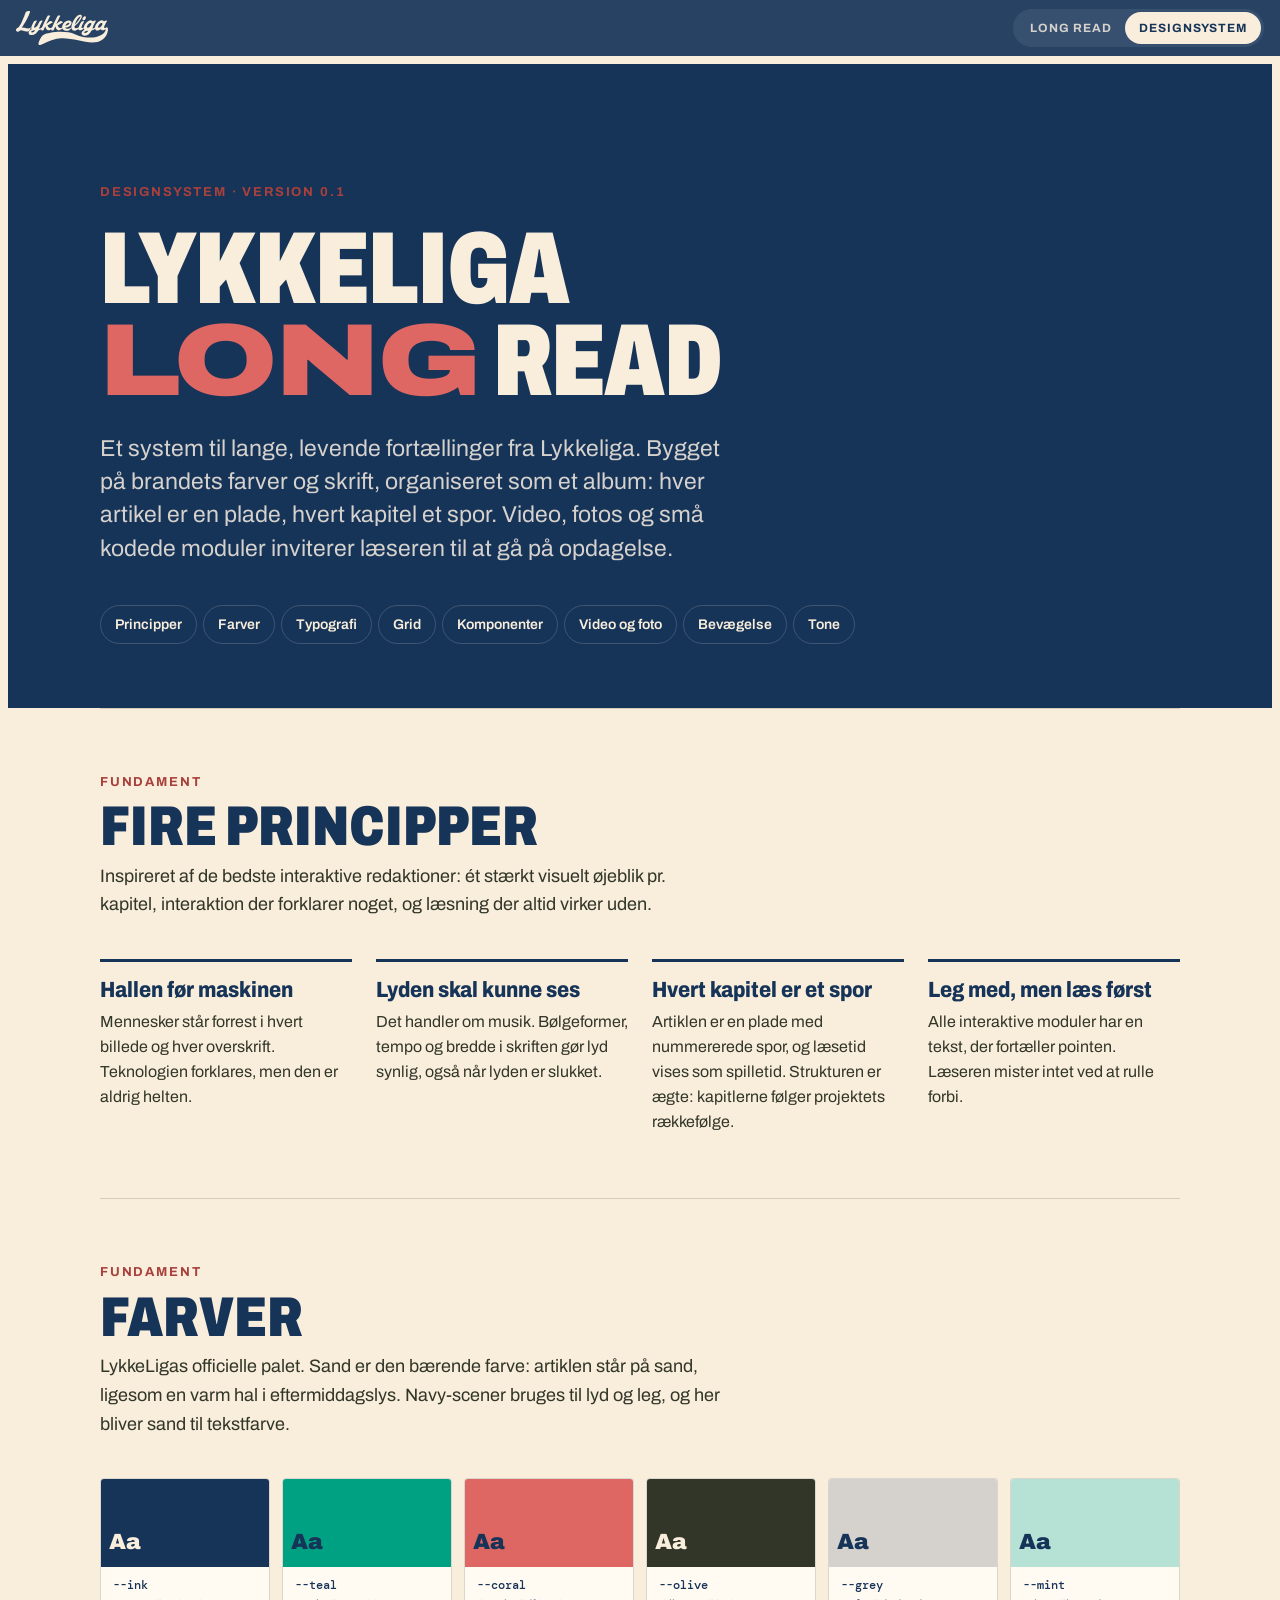
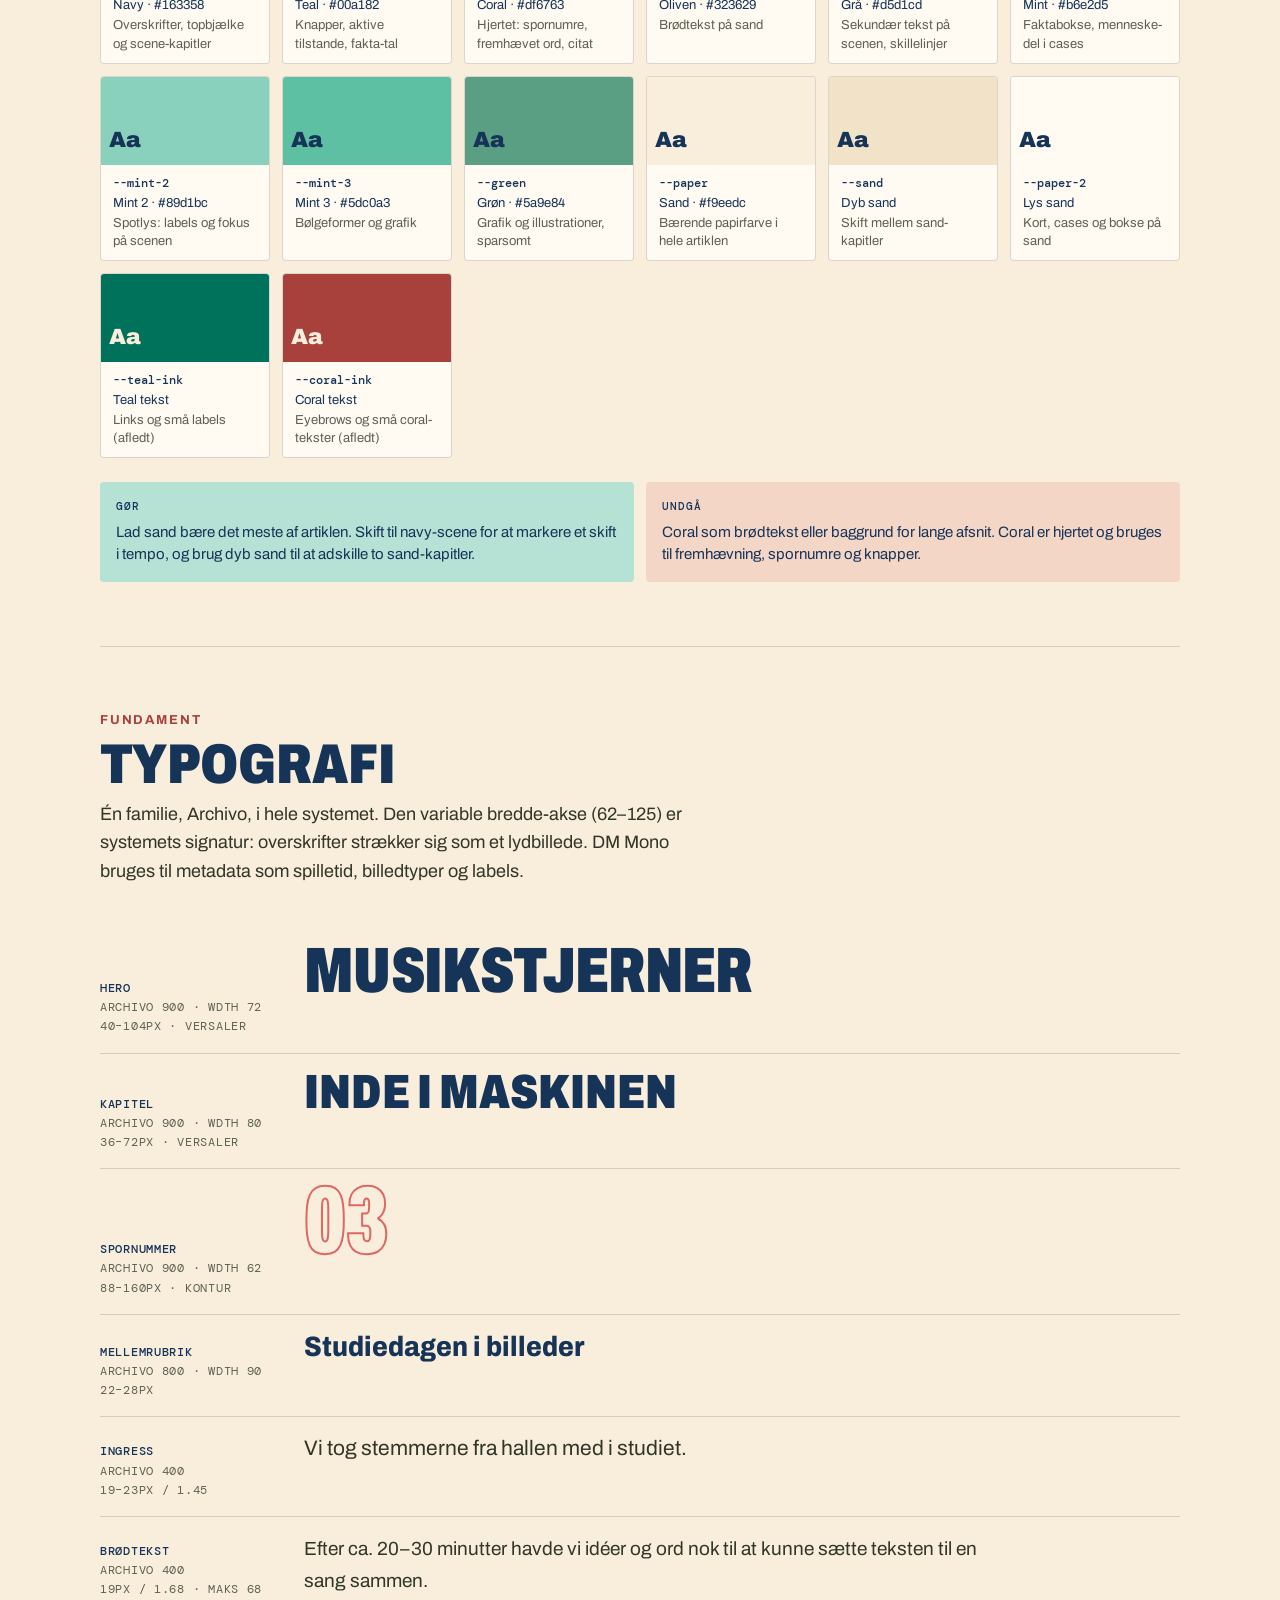
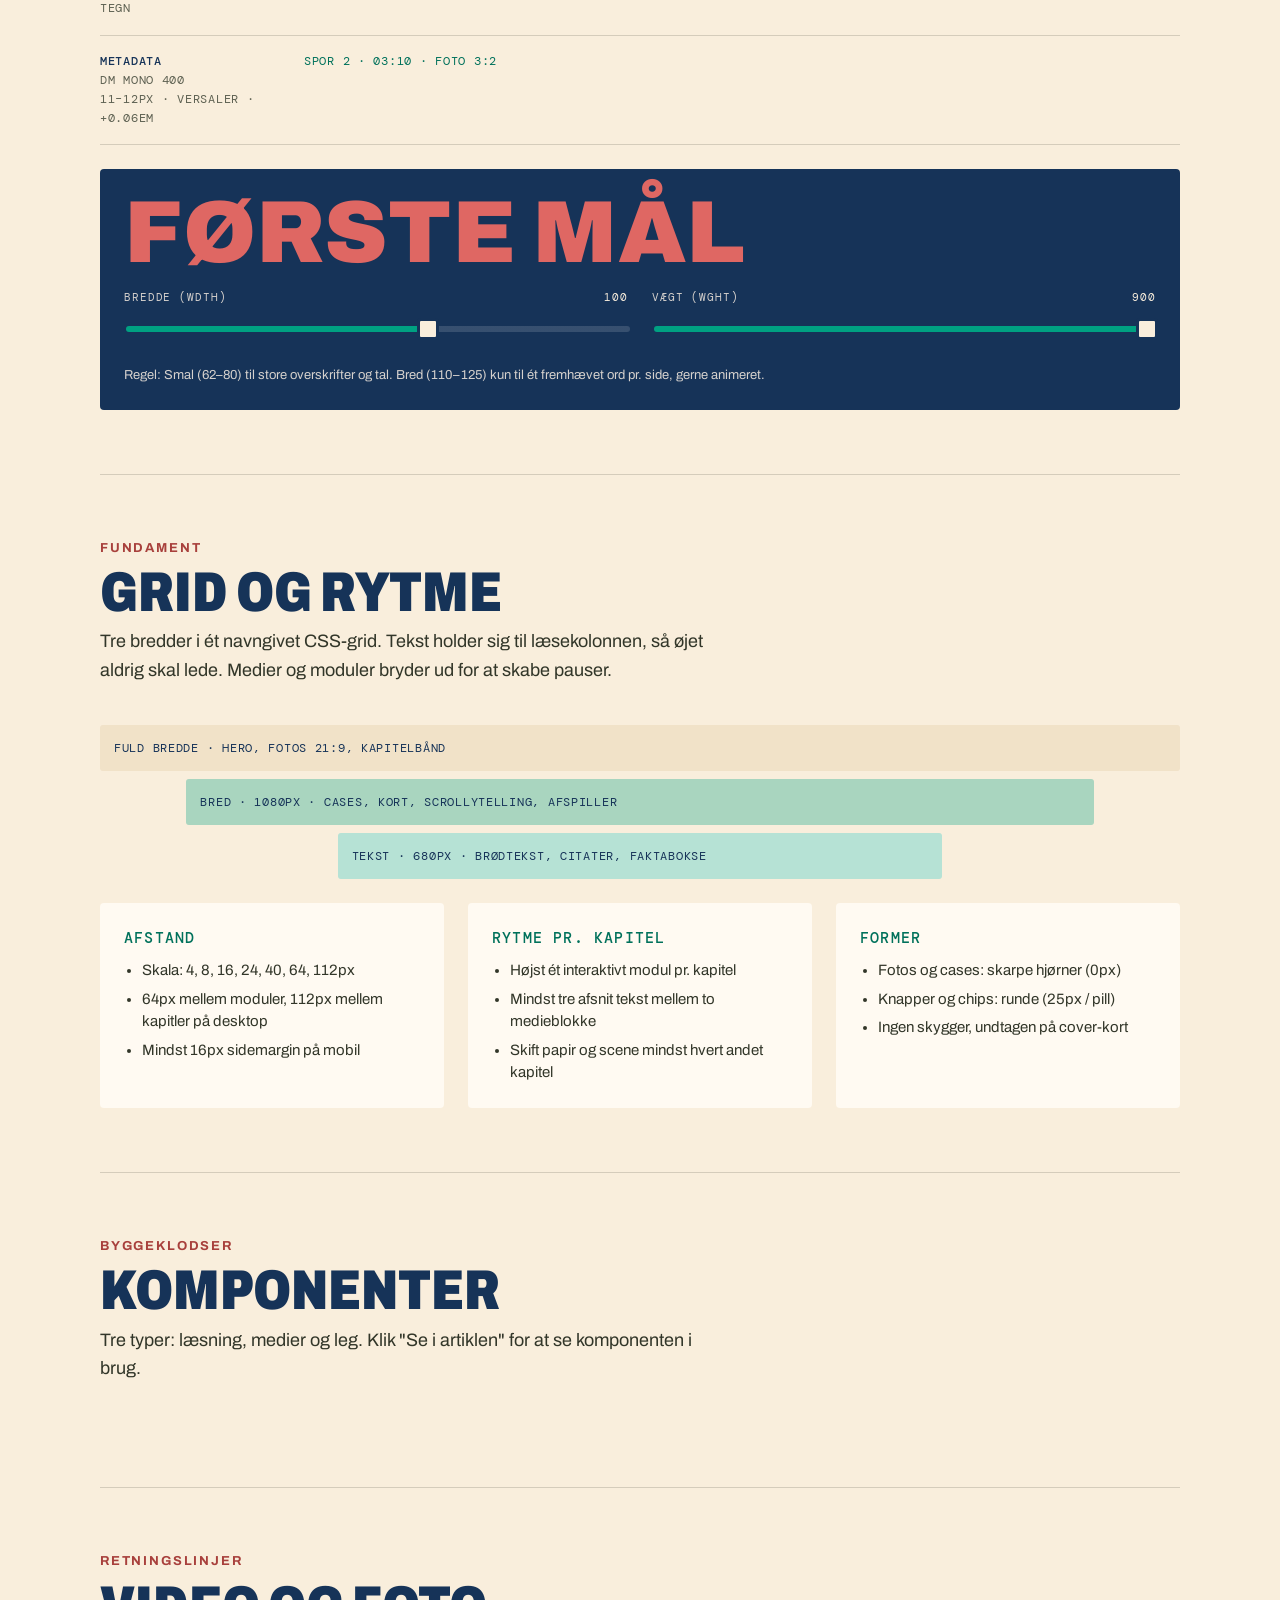
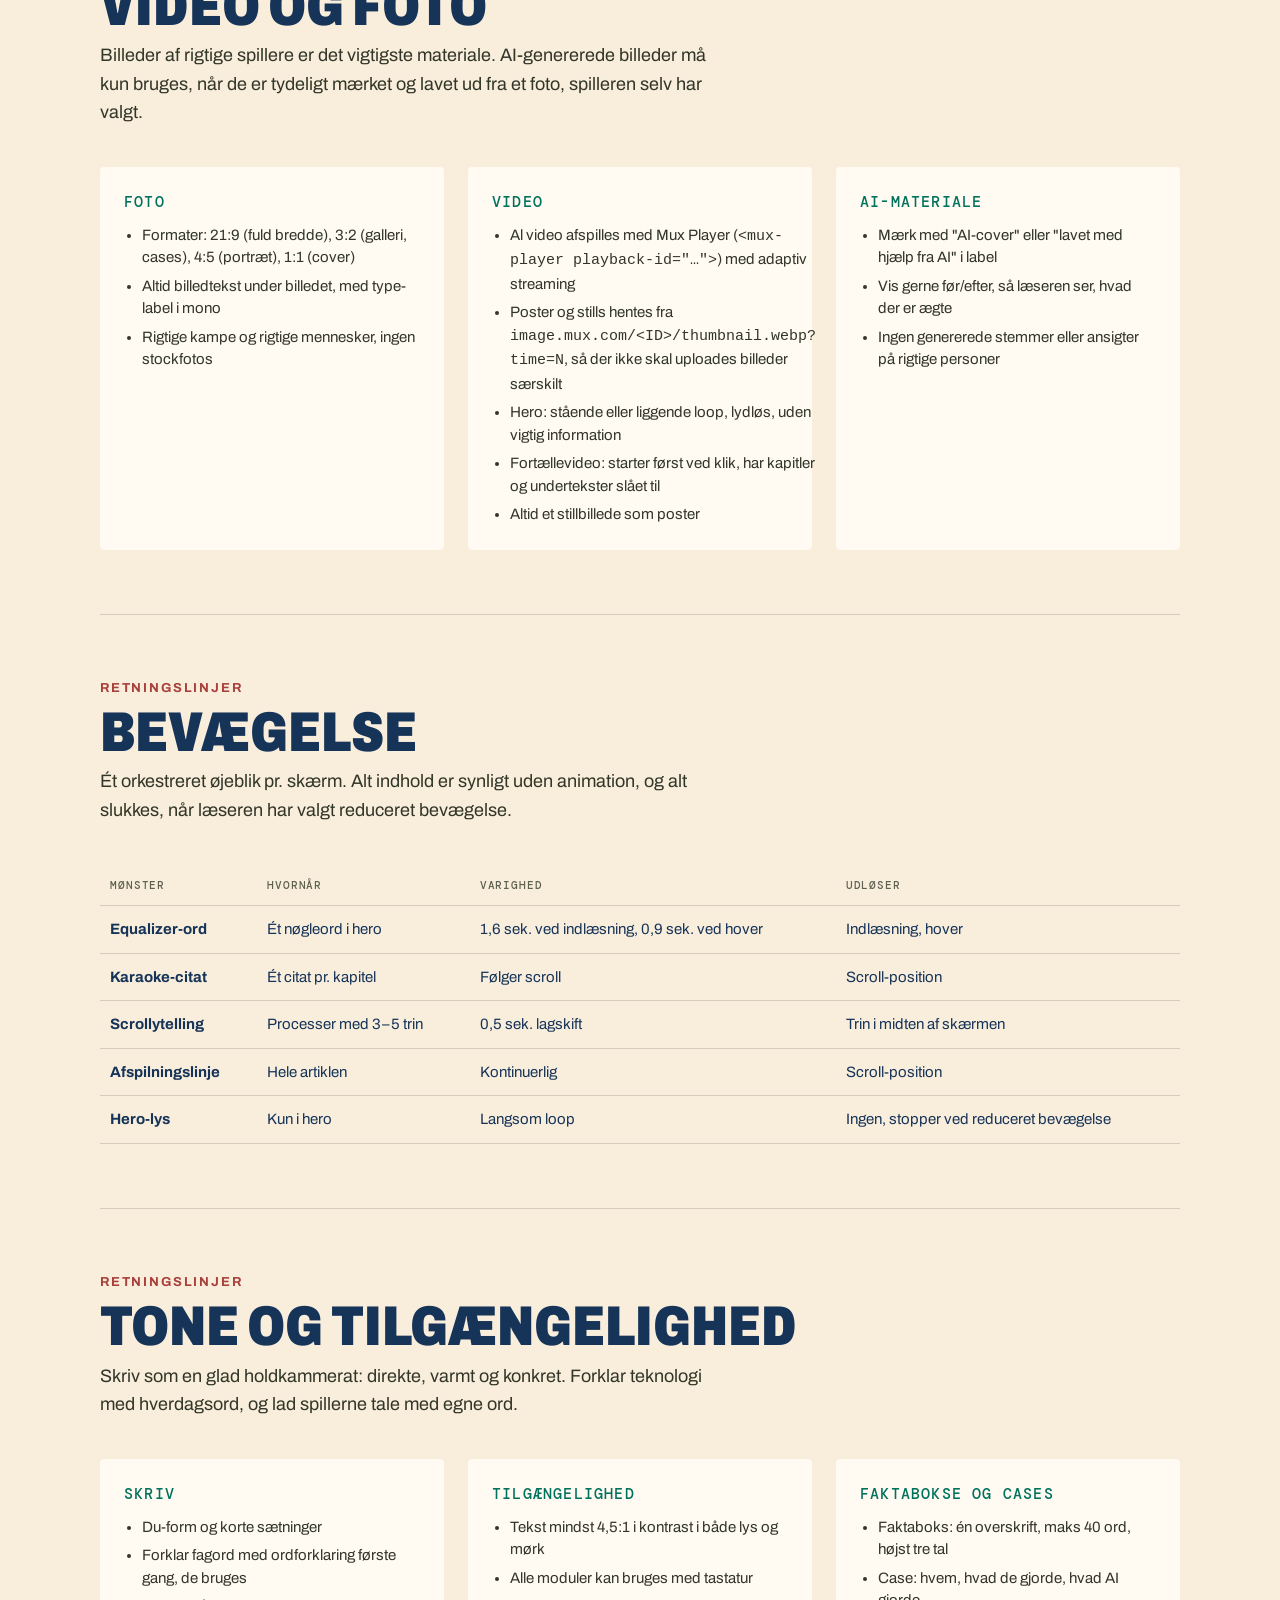
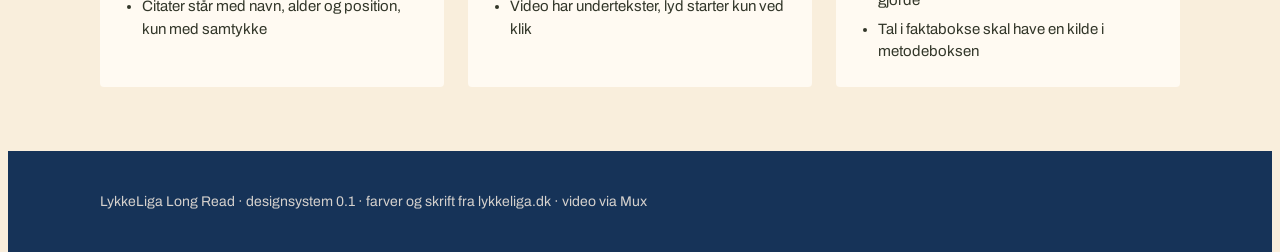
<file: designsystem/index.html>
<!doctype html>
<html lang="da">
<head>
<meta charset="utf-8">
<meta name="viewport" content="width=device-width,initial-scale=1,viewport-fit=cover">
<title>Designsystem · LykkeLiga Long Read</title>
<meta name="description" content="Designsystemet bag LykkeLigas long reads: farver, typografi, grid og komponenter.">
<meta name="robots" content="noindex,nofollow">
<meta name="theme-color" content="#163358">
<link rel="icon" href="/assets/favicon.svg" type="image/svg+xml">
<link rel="preconnect" href="https://fonts.googleapis.com">
<link rel="preconnect" href="https://fonts.gstatic.com" crossorigin>
<link rel="stylesheet" href="https://fonts.googleapis.com/css2?family=Archivo:ital,wdth,wght@0,62..125,100..900;1,62..125,100..900&amp;family=DM+Mono:wght@400;500&amp;display=swap">
<link rel="stylesheet" href="/assets/lykke.css?v=202611161001">
<script src="/assets/lykke.js?v=202611161001" defer></script>
<script src="/assets/designsystem.js?v=202611161001" defer></script>
</head>
<body class="view-system">
<header class="bar" id="bar">
  <a class="logo" href="/" aria-label="Lykkeliga Content – forsiden"><svg viewBox="0 0 202.317 74.927" fill="currentColor" role="img" aria-label="Lykkeliga"><g transform="translate(101.159 37.464)"><g transform="translate(-101.159 -37.464)"><g><path d="M30.733,41.252a9.352,9.352,0,0,0,1.1-2.237,5.239,5.239,0,0,0,.324-1.751q-.034-.647-.486-.713t-1.361.842a3.733,3.733,0,0,1-2.723.843,30,30,0,0,1-4.312-.357q-2.432-.356-5.187-.842a43.293,43.293,0,0,0-5.349-.616q2.268-3.307,4.992-7.716T23.018,19.6q2.561-4.7,4.668-9.24a58.466,58.466,0,0,0,3.145-8.1,1.426,1.426,0,0,0-.26-1.459A2.6,2.6,0,0,0,29.047.08a8.036,8.036,0,0,0-2.269,0,9.877,9.877,0,0,0-2.464.649,8.654,8.654,0,0,0-2.172,1.265,3.792,3.792,0,0,0-1.3,1.75q-1.167,3.438-2.561,7.035T15.4,17.846q-1.492,3.47-3.047,6.646T9.337,30.23a43.406,43.406,0,0,1-2.756,4.312,10.258,10.258,0,0,1-2.269,2.4A7.136,7.136,0,0,0,1.491,38.5,4.787,4.787,0,0,0,.162,40.571a3.6,3.6,0,0,0,0,2.14,3.913,3.913,0,0,0,1.1,1.75,4.181,4.181,0,0,0,2.01.973A5.082,5.082,0,0,0,6,45.175a4.888,4.888,0,0,0,1.653-1,11.847,11.847,0,0,0,1.394-1.524,10.015,10.015,0,0,1,4.376.065q2.3.519,4.539,1.167t4.344,1.1a7.729,7.729,0,0,0,3.858-.065,8.144,8.144,0,0,0,2.659-1.524A10.3,10.3,0,0,0,30.733,41.252Z" transform="translate(0 0)" ></path><path d="M156.391,48.412a15.589,15.589,0,0,1-4.377,2.172,14.234,14.234,0,0,1-4.117.681,7.086,7.086,0,0,1-3.274-.713,3.55,3.55,0,0,1-1.848-2.01,15.172,15.172,0,0,0,6.321-1.167,15.677,15.677,0,0,0,4.8-3.079,10.62,10.62,0,0,0,2.691-3.988,5.529,5.529,0,0,0,.13-3.89A4.607,4.607,0,0,0,154.8,34.18a7.091,7.091,0,0,0-3.08-.973,12.936,12.936,0,0,0-3.793.259,13.227,13.227,0,0,0-3.987,1.556,16.992,16.992,0,0,0-3.663,2.918,14.718,14.718,0,0,0-2.82,4.247,13.875,13.875,0,0,0-1.264,4.96,10.443,10.443,0,0,0,.026,1.3l-.058.032a9.406,9.406,0,0,1-2.982,1.037,9.614,9.614,0,0,1-2.2.195,2.8,2.8,0,0,1-1.653-1.1,21.169,21.169,0,0,1-1.524-2.075,26.129,26.129,0,0,1-1.491-2.918q2.658-1.491,5.446-3.144a52.169,52.169,0,0,1,5.252-2.756.722.722,0,0,0,.357-1.135,3.97,3.97,0,0,0-1.427-1.362,6.538,6.538,0,0,0-2.3-.843,3.421,3.421,0,0,0-2.334.357,15.534,15.534,0,0,0-1.686,1.1q-.972.714-2.042,1.524T125.4,39.075q-1.1.908-2.009,1.75,1.426-3.047,2.885-6.094t2.691-5.576q1.23-2.529,2.042-4.215t.941-2.01q.259-.519-.486-.811a5.476,5.476,0,0,0-1.815-.324,6.969,6.969,0,0,0-2.108.259,2.023,2.023,0,0,0-1.361.94q-.26.455-1.265,2.432t-2.431,4.863q-1.428,2.886-3.08,6.257t-3.144,6.646c-.855,1.877-1.617,3.627-2.3,5.264l-.038.02a9.408,9.408,0,0,1-2.982,1.037,9.611,9.611,0,0,1-2.2.195,2.8,2.8,0,0,1-1.653-1.1,21.1,21.1,0,0,1-1.524-2.075,25.983,25.983,0,0,1-1.491-2.918q2.657-1.491,5.446-3.144a52.122,52.122,0,0,1,5.252-2.756.722.722,0,0,0,.357-1.135,3.973,3.973,0,0,0-1.427-1.362,6.538,6.538,0,0,0-2.3-.843,3.421,3.421,0,0,0-2.334.357,15.534,15.534,0,0,0-1.686,1.1q-.973.714-2.042,1.524t-2.172,1.718q-1.1.908-2.01,1.75,1.425-3.047,2.885-6.094t2.691-5.576q1.232-2.529,2.042-4.215t.941-2.01q.258-.519-.487-.811a5.472,5.472,0,0,0-1.815-.324,6.971,6.971,0,0,0-2.107.259,2.021,2.021,0,0,0-1.361.94q-.26.455-1.265,2.432t-2.431,4.863q-1.427,2.886-3.08,6.257t-3.145,6.646c-.855,1.875-1.616,3.624-2.293,5.26l-.04.024a22.96,22.96,0,0,1-3.7,1.88,11.263,11.263,0,0,1-2.723.649q1.037-2.529,1.945-5.252a21.567,21.567,0,0,1,1.1-2.626q.713-1.459,1.524-3.015t1.718-3.08q.908-1.523,1.751-2.756c.216-.3.107-.551-.324-.745A4.139,4.139,0,0,0,91.3,33.24a9.39,9.39,0,0,0-2.139.259,3.347,3.347,0,0,0-1.621.778,9.4,9.4,0,0,0-1.07,1.459q-.681,1.07-1.491,2.5t-1.621,2.95q-.812,1.524-1.394,2.756a15.925,15.925,0,0,1-2.788,3.047,9.119,9.119,0,0,1-2.594,1.621,1.387,1.387,0,0,1-1.654-.259q-.551-.647-.032-2.594a15.69,15.69,0,0,1,.908-2.5q.647-1.459,1.491-3.048t1.75-3.144q.908-1.557,1.751-2.788c.259-.3.162-.551-.292-.745a4.379,4.379,0,0,0-1.718-.292,9.387,9.387,0,0,0-2.139.259,3.345,3.345,0,0,0-1.621.778A19.084,19.084,0,0,0,73.855,35.9q-.778,1.166-1.588,2.658T70.646,41.6a27.68,27.68,0,0,0-1.264,2.723,15.535,15.535,0,0,0-1.07,4.441,5.1,5.1,0,0,0,.746,3.4,11.636,11.636,0,0,0-4.993,3.63,7.271,7.271,0,0,0-1.621,4.279A4.546,4.546,0,0,0,64.1,63.616a6.983,6.983,0,0,0,4.765,1.459,14.223,14.223,0,0,0,8.85-2.918,17.355,17.355,0,0,0,3.209-3.21,26.774,26.774,0,0,0,2.594-4.117,10.361,10.361,0,0,0,2.95-.746,15.246,15.246,0,0,0,3.339-1.977c.258-.21.5-.419.724-.629-.312.85-.555,1.581-.725,2.186q-.129.519.681.811a6.077,6.077,0,0,0,1.88.324,7.327,7.327,0,0,0,2.075-.227,1.49,1.49,0,0,0,1.2-.908q.324-1.1,1.2-3.274t2.107-4.9a27.784,27.784,0,0,0,.908,2.658,19.281,19.281,0,0,0,1.394,2.853,13.807,13.807,0,0,0,1.783,2.4,3.773,3.773,0,0,0,2.139,1.232,6.007,6.007,0,0,0,3.08-.292,13.527,13.527,0,0,0,2.852-1.427,14.493,14.493,0,0,0,1.576-1.2q-.406,1.123-.637,1.946-.129.519.681.811a6.075,6.075,0,0,0,1.88.324,7.327,7.327,0,0,0,2.075-.227,1.49,1.49,0,0,0,1.2-.908q.324-1.1,1.2-3.274t2.107-4.9a27.779,27.779,0,0,0,.908,2.658,19.291,19.291,0,0,0,1.394,2.853,13.807,13.807,0,0,0,1.783,2.4,3.774,3.774,0,0,0,2.14,1.232,6,6,0,0,0,3.079-.292,13.534,13.534,0,0,0,2.853-1.427,13.832,13.832,0,0,0,2.334-1.912c.322-.332.6-.64.835-.927a7.53,7.53,0,0,0,.428,1.154,6.931,6.931,0,0,0,2.626,2.918,10.379,10.379,0,0,0,4.312,1.459,11.408,11.408,0,0,0,4.636-.292,17.087,17.087,0,0,0,3.955-1.653,14.68,14.68,0,0,0,3.015-2.269,17.89,17.89,0,0,0,1.24-1.363,8.788,8.788,0,0,1-.224-1.686C156.463,48.367,156.429,48.387,156.391,48.412Zm-11.347-7a12.522,12.522,0,0,1,2.561-2.2,7.99,7.99,0,0,1,2.5-1.1,1.755,1.755,0,0,1,1.686.259,1.259,1.259,0,0,1,.064,1.589,6.182,6.182,0,0,1-1.783,1.977,13.308,13.308,0,0,1-3.08,1.718,11.06,11.06,0,0,1-3.89.811A10.768,10.768,0,0,1,145.044,41.409ZM73.4,58.234a4.949,4.949,0,0,1-3.631.94q-1.362-.194-1.556-.875a1.523,1.523,0,0,1,.551-1.459A7.486,7.486,0,0,1,71.1,55.349a11.665,11.665,0,0,1,3.729-.908,14.814,14.814,0,0,1,1.945,0A13.922,13.922,0,0,1,73.4,58.234Z" transform="translate(-34.727 -12.12)" ></path></g><g transform="translate(49.262 8.159)"><path d="M331.4,34.83a4.241,4.241,0,0,0,2.2-.616,6.467,6.467,0,0,0,1.783-1.556,7.7,7.7,0,0,0,1.167-2.042,4.826,4.826,0,0,0,.356-2.043,2.635,2.635,0,0,0-.584-1.556,2.091,2.091,0,0,0-1.686-.616,4.124,4.124,0,0,0-3.047,1.329,8.3,8.3,0,0,0-1.88,2.885,4.84,4.84,0,0,0-.259,2.885A1.74,1.74,0,0,0,331.4,34.83Z" transform="translate(-232.415 -22.841)" ></path><path d="M260.333,46.579l0,.008q-2.906,1.74-4.1.868t-.227-3.6a25.02,25.02,0,0,1,1.07-2.626q.681-1.459,1.524-3.015t1.718-3.08q.876-1.523,1.718-2.756c.26-.3.162-.551-.292-.745a4.376,4.376,0,0,0-1.718-.292,9.381,9.381,0,0,0-2.139.259,3.349,3.349,0,0,0-1.621.778,5.1,5.1,0,0,0-.842,1.1l-.584-.908a4.712,4.712,0,0,0-2.69-1.589,8.026,8.026,0,0,0-3.566.1,13.965,13.965,0,0,0-3.955,1.686,19.475,19.475,0,0,0-3.923,3.177,20.981,20.981,0,0,0-3.145,4.15,17.835,17.835,0,0,0-1.815,4.279,11.939,11.939,0,0,0-.372,2.174c-.018.012-.032.018-.05.03q-1.881,1.166-3.274,1.848a15.147,15.147,0,0,1-2.562,1q.518-1.361,1.038-2.755t1.037-2.82a25.021,25.021,0,0,1,1.07-2.626q.681-1.459,1.491-3.015t1.685-3.08q.876-1.523,1.718-2.756c.259-.3.162-.551-.292-.745a4.378,4.378,0,0,0-1.718-.292,9.386,9.386,0,0,0-2.139.259,3.349,3.349,0,0,0-1.621.778,4.6,4.6,0,0,1-.356.454,6.112,6.112,0,0,0-.487.648,2.419,2.419,0,0,0-.292-.454,2.315,2.315,0,0,1-.292-.454,4.7,4.7,0,0,0-2.659-1.589,7.889,7.889,0,0,0-3.534.1,13.97,13.97,0,0,0-3.955,1.686,19.5,19.5,0,0,0-3.923,3.177,21,21,0,0,0-3.145,4.15,17.852,17.852,0,0,0-1.815,4.279,12.1,12.1,0,0,0-.365,2.029c-.1.049-.2.107-.315.175q-2.918,1.75-4.117.875t-.227-3.6q.907-2.334,2.172-4.96a38.872,38.872,0,0,1,2.95-5.089q.389-.518-.292-.778a4.892,4.892,0,0,0-1.718-.259,10.622,10.622,0,0,0-2.139.227,3.157,3.157,0,0,0-1.621.746,9.46,9.46,0,0,0-1.135,1.523q-.681,1.071-1.394,2.432t-1.394,2.82q-.681,1.459-1.135,2.626a29.786,29.786,0,0,0-1.2,3.372l0,.016c-.032.018-.06.03-.093.049a15.33,15.33,0,0,1-3.177,1.3,7.117,7.117,0,0,1-2.95.259A3.5,3.5,0,0,1,190.969,47a4.332,4.332,0,0,1-.842-2.95q2.529-2.14,5.058-4.668t4.733-5.122a49.8,49.8,0,0,0,3.825-5.09,21.051,21.051,0,0,0,2.334-4.6,6.309,6.309,0,0,0,.292-3.663A3.426,3.426,0,0,0,204,18.634a5.691,5.691,0,0,0-4.571.584,19.174,19.174,0,0,0-4.96,3.891,41.175,41.175,0,0,0-4.7,6.062,47.955,47.955,0,0,0-3.793,7.1,34.524,34.524,0,0,0-2.2,6.937,13.888,13.888,0,0,0-.281,3.24,8.779,8.779,0,0,0,.224,1.686c.054.223.114.44.186.649a6.811,6.811,0,0,0,6.549,4.863,9.079,9.079,0,0,0,4.9-1.394,15.731,15.731,0,0,0,3.566-2.918l.059-.07c0,.109,0,.222.006.329a3.591,3.591,0,0,0,.907,2.269,3.531,3.531,0,0,0,2.691.875,8.167,8.167,0,0,0,4.376-1.264,16.616,16.616,0,0,0,3.307-2.594c.258-.271.479-.526.67-.77.005.062,0,.125.01.186a5.553,5.553,0,0,0,1.232,3.08.387.387,0,0,0,.259.259,11.128,11.128,0,0,0-4.993,3.631,6.521,6.521,0,0,0-1.393,4.279,5.059,5.059,0,0,0,1.945,3.567,7.731,7.731,0,0,0,5.09,1.491,13.734,13.734,0,0,0,4.83-.94,14.7,14.7,0,0,0,3.955-2.366,18.913,18.913,0,0,0,3.242-3.534,32.635,32.635,0,0,0,2.626-4.377,13.6,13.6,0,0,0,3.08-1.1,19.473,19.473,0,0,0,3.274-2.075,9.94,9.94,0,0,0,1.389-1.352,5.6,5.6,0,0,0,1.075,2.519,4.462,4.462,0,0,0,2.269,1.491,7.524,7.524,0,0,0,2.983.195,11.079,11.079,0,0,0,3.4-1.038,18.96,18.96,0,0,0,3.534-2.2,3.338,3.338,0,0,0,.94,2.107,3.6,3.6,0,0,0,2.626.811,7.669,7.669,0,0,0,3.015-.616,13.29,13.29,0,0,0,2.626-1.459q.576-.415,1.072-.855c-.1,14.468-30.828,27.43-66.691,11.963-25.455-10.978-61.939-3.262-68.419.07-3.668,1.886-5.216,3.218-7.139,6.436-2.332,3.9-5.788,10.485-5.788,14.1,0,4.438,5.376,2.392,6.849,1.694C123.585,81.341,142.66,71.6,156.607,70.5c31.437-2.483,58.869,12.725,84.308,7.743C265.238,73.478,267.8,42.406,260.333,46.579ZM192.266,36.4a51.489,51.489,0,0,1,3.5-6.711,35.479,35.479,0,0,1,3.275-4.474,12.391,12.391,0,0,1,2.658-2.4q1.135-.68,1.589-.422.583.325-.356,2.237a33.51,33.51,0,0,1-2.853,4.571q-1.914,2.659-4.377,5.608t-4.863,5.349A29.631,29.631,0,0,1,192.266,36.4Zm24.9,21.3a5.528,5.528,0,0,1-4.085.94q-1.167-.194-1.362-.875a1.585,1.585,0,0,1,.454-1.459,5.988,5.988,0,0,1,2.172-1.459,12.941,12.941,0,0,1,3.793-.94q.647-.065,1.264-.1c.411-.023.832-.033,1.265-.033A13.515,13.515,0,0,1,217.162,57.7Zm9.888-18.024a31.272,31.272,0,0,1-2.366,4.053,8.524,8.524,0,0,1-1.815,1.977,6.84,6.84,0,0,1-1.913,1.07,4.1,4.1,0,0,1-1.686.259,1.6,1.6,0,0,1-1.134-.518,3.328,3.328,0,0,1-.195-2.885,12.259,12.259,0,0,1,4.409-5.965,8.935,8.935,0,0,1,2.042-1.07,3.721,3.721,0,0,1,1.686-.227,1.727,1.727,0,0,1,1.135.551Q227.925,37.827,227.05,39.674Zm24.476,0a28.389,28.389,0,0,1-2.334,4.053,8.16,8.16,0,0,1-1.848,1.977,7.489,7.489,0,0,1-1.912,1.07,3.912,3.912,0,0,1-1.653.259,1.6,1.6,0,0,1-1.135-.518,3.329,3.329,0,0,1-.195-2.885,10.675,10.675,0,0,1,2.27-3.987,11.1,11.1,0,0,1,2.107-1.978,8.159,8.159,0,0,1,2.042-1.07,3.793,3.793,0,0,1,1.686-.227,1.693,1.693,0,0,1,1.1.551Q252.369,37.827,251.526,39.674Z" transform="translate(-110.981 -18.382)" ></path></g></g></g></svg></a>
  <nav class="switch" aria-label="Visning">
    <a href="/longreads/musikstjerner/">Long read</a>
    <a aria-current="page" href="/designsystem/">Designsystem</a>
  </nav>
</header>

<main id="view-system">
<section class="ds-cover flow">
  <div class="wide">
    <span class="eyebrow">Designsystem · version 0.1</span>
    <h1 class="h-hero" style="margin-top:20px">LykkeLiga <em>Long</em> Read</h1>
    <p class="lede" style="margin-top:24px">Et system til lange, levende fortællinger fra Lykkeliga. Bygget på brandets farver og skrift, organiseret som et album: hver artikel er en plade, hvert kapitel et spor. Video, fotos og små kodede moduler inviterer læseren til at gå på opdagelse.</p>
    <nav class="ds-nav" aria-label="Sektioner">
      <a href="#ds-principper">Principper</a><a href="#ds-farver">Farver</a><a href="#ds-typografi">Typografi</a><a href="#ds-grid">Grid</a><a href="#ds-komponenter">Komponenter</a><a href="#ds-medier">Video og foto</a><a href="#ds-bevaegelse">Bevægelse</a><a href="#ds-tone">Tone</a>
    </nav>
  </div>
</section>

<div class="flow">
<section class="ds-sec wide" id="ds-principper">
  <header><span class="eyebrow">Fundament</span><h2>Fire principper</h2><p>Inspireret af de bedste interaktive redaktioner: ét stærkt visuelt øjeblik pr. kapitel, interaktion der forklarer noget, og læsning der altid virker uden.</p></header>
  <div class="principles">
    <div class="principle"><h3>Hallen før maskinen</h3><p>Mennesker står forrest i hvert billede og hver overskrift. Teknologien forklares, men den er aldrig helten.</p></div>
    <div class="principle"><h3>Lyden skal kunne ses</h3><p>Det handler om musik. Bølgeformer, tempo og bredde i skriften gør lyd synlig, også når lyden er slukket.</p></div>
    <div class="principle"><h3>Hvert kapitel er et spor</h3><p>Artiklen er en plade med nummererede spor, og læsetid vises som spilletid. Strukturen er ægte: kapitlerne følger projektets rækkefølge.</p></div>
    <div class="principle"><h3>Leg med, men læs først</h3><p>Alle interaktive moduler har en tekst, der fortæller pointen. Læseren mister intet ved at rulle forbi.</p></div>
  </div>
</section>

<section class="ds-sec wide" id="ds-farver">
  <header><span class="eyebrow">Fundament</span><h2>Farver</h2><p>LykkeLigas officielle palet. Sand er den bærende farve: artiklen står på sand, ligesom en varm hal i eftermiddagslys. Navy-scener bruges til lyd og leg, og her bliver sand til tekstfarve.</p></header>
  <div class="swatches" id="swatches"></div>
  <div class="dodont" style="margin-top:var(--s4)">
    <div class="do"><b>Gør</b>Lad sand bære det meste af artiklen. Skift til navy-scene for at markere et skift i tempo, og brug dyb sand til at adskille to sand-kapitler.</div>
    <div class="dont"><b>Undgå</b>Coral som brødtekst eller baggrund for lange afsnit. Coral er hjertet og bruges til fremhævning, spornumre og knapper.</div>
  </div>
</section>

<section class="ds-sec wide" id="ds-typografi">
  <header><span class="eyebrow">Fundament</span><h2>Typografi</h2><p>Én familie, Archivo, i hele systemet. Den variable bredde-akse (62–125) er systemets signatur: overskrifter strækker sig som et lydbillede. DM Mono bruges til metadata som spilletid, billedtyper og labels.</p></header>
  <div class="typespec">
    <div class="typerow"><span class="mono"><b>Hero</b>Archivo 900 · wdth 72<br>40–104px · versaler</span><span class="h-hero" style="font-size:clamp(36px,5vw,64px)">Musikstjerner</span></div>
    <div class="typerow"><span class="mono"><b>Kapitel</b>Archivo 900 · wdth 80<br>36–72px · versaler</span><span class="h-chapter" style="font-size:clamp(30px,4vw,48px)">Inde i maskinen</span></div>
    <div class="typerow"><span class="mono"><b>Spornummer</b>Archivo 900 · wdth 62<br>88–160px · kontur</span><span class="track-no" style="font-size:96px">03</span></div>
    <div class="typerow"><span class="mono"><b>Mellemrubrik</b>Archivo 800 · wdth 90<br>22–28px</span><span class="h-sub" style="margin:0">Studiedagen i billeder</span></div>
    <div class="typerow"><span class="mono"><b>Ingress</b>Archivo 400<br>19–23px / 1.45</span><span style="font-size:21px;line-height:1.45;color:var(--ink-2)">Vi tog stemmerne fra hallen med i studiet.</span></div>
    <div class="typerow"><span class="mono"><b>Brødtekst</b>Archivo 400<br>19px / 1.68 · maks 68 tegn</span><span class="prose"><p style="margin:0">Efter ca. 20–30 minutter havde vi idéer og ord nok til at kunne sætte teksten til en sang sammen.</p></span></div>
    <div class="typerow"><span class="mono"><b>Metadata</b>DM Mono 400<br>11–12px · versaler · +0.06em</span><span class="mono" style="color:var(--teal-ink)">Spor 2 · 03:10 · Foto 3:2</span></div>
  </div>
  <div class="wdth-lab">
    <div class="sample" id="wdthSample">Første mål</div>
    <div class="row">
      <div class="ctl"><label for="wdth">Bredde (wdth) <output id="wdthOut">100</output></label><input class="fader" type="range" id="wdth" min="62" max="125" value="100"></div>
      <div class="ctl"><label for="wght">Vægt (wght) <output id="wghtOut">900</output></label><input class="fader" type="range" id="wght" min="400" max="900" step="50" value="900"></div>
    </div>
    <p class="small">Regel: Smal (62–80) til store overskrifter og tal. Bred (110–125) kun til ét fremhævet ord pr. side, gerne animeret.</p>
  </div>
</section>

<section class="ds-sec wide" id="ds-grid">
  <header><span class="eyebrow">Fundament</span><h2>Grid og rytme</h2><p>Tre bredder i ét navngivet CSS-grid. Tekst holder sig til læsekolonnen, så øjet aldrig skal lede. Medier og moduler bryder ud for at skabe pauser.</p></header>
  <div class="grid-demo">
    <div class="g-full">Fuld bredde · hero, fotos 21:9, kapitelbånd</div>
    <div class="g-wide">Bred · 1080px · cases, kort, scrollytelling, afspiller</div>
    <div class="g-text">Tekst · 680px · brødtekst, citater, faktabokse</div>
  </div>
  <div class="rules" style="margin-top:var(--s4)">
    <div class="rule"><h3>Afstand</h3><ul><li>Skala: 4, 8, 16, 24, 40, 64, 112px</li><li>64px mellem moduler, 112px mellem kapitler på desktop</li><li>Mindst 16px sidemargin på mobil</li></ul></div>
    <div class="rule"><h3>Rytme pr. kapitel</h3><ul><li>Højst ét interaktivt modul pr. kapitel</li><li>Mindst tre afsnit tekst mellem to medieblokke</li><li>Skift papir og scene mindst hvert andet kapitel</li></ul></div>
    <div class="rule"><h3>Former</h3><ul><li>Fotos og cases: skarpe hjørner (0px)</li><li>Knapper og chips: runde (25px / pill)</li><li>Ingen skygger, undtagen på cover-kort</li></ul></div>
  </div>
</section>

<section class="ds-sec wide" id="ds-komponenter">
  <header><span class="eyebrow">Byggeklodser</span><h2>Komponenter</h2><p>Tre typer: læsning, medier og leg. Klik "Se i artiklen" for at se komponenten i brug.</p></header>
  <div class="comp-list" id="compList"></div>
</section>

<section class="ds-sec wide" id="ds-medier">
  <header><span class="eyebrow">Retningslinjer</span><h2>Video og foto</h2><p>Billeder af rigtige spillere er det vigtigste materiale. AI-genererede billeder må kun bruges, når de er tydeligt mærket og lavet ud fra et foto, spilleren selv har valgt.</p></header>
  <div class="rules">
    <div class="rule"><h3>Foto</h3><ul><li>Formater: 21:9 (fuld bredde), 3:2 (galleri, cases), 4:5 (portræt), 1:1 (cover)</li><li>Altid billedtekst under billedet, med type-label i mono</li><li>Rigtige kampe og rigtige mennesker, ingen stockfotos</li></ul></div>
    <div class="rule"><h3>Video</h3><ul><li>Al video afspilles med Mux Player (<code>&lt;mux-player playback-id="…"&gt;</code>) med adaptiv streaming</li><li>Poster og stills hentes fra <code>image.mux.com/&lt;ID&gt;/thumbnail.webp?time=N</code>, så der ikke skal uploades billeder særskilt</li><li>Hero: stående eller liggende loop, lydløs, uden vigtig information</li><li>Fortællevideo: starter først ved klik, har kapitler og undertekster slået til</li><li>Altid et stillbillede som poster</li></ul></div>
    <div class="rule"><h3>AI-materiale</h3><ul><li>Mærk med "AI-cover" eller "lavet med hjælp fra AI" i label</li><li>Vis gerne før/efter, så læseren ser, hvad der er ægte</li><li>Ingen genererede stemmer eller ansigter på rigtige personer</li></ul></div>
  </div>
</section>

<section class="ds-sec wide" id="ds-bevaegelse">
  <header><span class="eyebrow">Retningslinjer</span><h2>Bevægelse</h2><p>Ét orkestreret øjeblik pr. skærm. Alt indhold er synligt uden animation, og alt slukkes, når læseren har valgt reduceret bevægelse.</p></header>
  <div class="tablewrap">
    <table class="motion-table">
      <thead><tr><th>Mønster</th><th>Hvornår</th><th>Varighed</th><th>Udløser</th></tr></thead>
      <tbody>
        <tr><td>Equalizer-ord</td><td>Ét nøgleord i hero</td><td>1,6 sek. ved indlæsning, 0,9 sek. ved hover</td><td>Indlæsning, hover</td></tr>
        <tr><td>Karaoke-citat</td><td>Ét citat pr. kapitel</td><td>Følger scroll</td><td>Scroll-position</td></tr>
        <tr><td>Scrollytelling</td><td>Processer med 3–5 trin</td><td>0,5 sek. lagskift</td><td>Trin i midten af skærmen</td></tr>
        <tr><td>Afspilningslinje</td><td>Hele artiklen</td><td>Kontinuerlig</td><td>Scroll-position</td></tr>
        <tr><td>Hero-lys</td><td>Kun i hero</td><td>Langsom loop</td><td>Ingen, stopper ved reduceret bevægelse</td></tr>
      </tbody>
    </table>
  </div>
</section>

<section class="ds-sec wide" id="ds-tone">
  <header><span class="eyebrow">Retningslinjer</span><h2>Tone og tilgængelighed</h2><p>Skriv som en glad holdkammerat: direkte, varmt og konkret. Forklar teknologi med hverdagsord, og lad spillerne tale med egne ord.</p></header>
  <div class="rules">
    <div class="rule"><h3>Skriv</h3><ul><li>Du-form og korte sætninger</li><li>Forklar fagord med ordforklaring første gang, de bruges</li><li>Citater står med navn, alder og position, kun med samtykke</li></ul></div>
    <div class="rule"><h3>Tilgængelighed</h3><ul><li>Tekst mindst 4,5:1 i kontrast i både lys og mørk</li><li>Alle moduler kan bruges med tastatur</li><li>Video har undertekster, lyd starter kun ved klik</li></ul></div>
    <div class="rule"><h3>Faktabokse og cases</h3><ul><li>Faktaboks: én overskrift, maks 40 ord, højst tre tal</li><li>Case: hvem, hvad de gjorde, hvad AI gjorde</li><li>Tal i faktabokse skal have en kilde i metodeboksen</li></ul></div>
  </div>
</section>
</div>
<footer class="ds-foot flow"><p class="wide" style="margin:0">LykkeLiga Long Read · designsystem 0.1 · farver og skrift fra lykkeliga.dk · video via Mux</p></footer>
</main>
</body>
</html>
</file>
<file: assets/lykke.css>
/* Layout: et album i fire spor. Lyse "papir"-kapitler til læsning, mørke "scene"-kapitler til lyd og interaktion.
   Grid med tre bredder: tekst (680px), bred (1080px) og fuld bredde. */
:root{
  /* LykkeLigas officielle palet: #163358 navy · #00a182 teal · #df6763 coral · #323629 oliven · #d5d1cd grå
     #b6e2d5 / #89d1bc / #5dc0a3 mint · #5a9e84 grøn · #f9eedc sand. Sand er bærende papirfarve. */
  --paper:#f9eedc; --paper-2:#fffaf2; --sand:#f1e2c8; --grey:#d5d1cd;
  --ink:#163358; --ink-2:#323629; --muted:#5e6152; --line:rgba(50,54,41,.18);
  --teal:#00a182; --teal-ink:#00715b; --coral:#df6763; --coral-ink:#a8403c; --coral-light:#eb8b87;
  --mint:#b6e2d5; --mint-2:#89d1bc; --mint-3:#5dc0a3; --green:#5a9e84; --olive:#323629;
  --stage:#163358; --stage-2:#1e3f6b; --on-stage:#f9eedc; --on-stage-2:#d5d1cd; --spot:#89d1bc; --stage-line:rgba(249,238,220,.18);
  --chip-bg:rgba(22,51,88,.8);
  --f-display:"Archivo","Archivo Black","Arial Black",Helvetica,Arial,sans-serif;
  --f-body:"Archivo",Helvetica,Arial,sans-serif;
  --f-mono:"DM Mono",ui-monospace,"SF Mono",Menlo,monospace;
  --measure:680px; --wide:1080px;
  --s1:4px; --s2:8px; --s3:16px; --s4:24px; --s5:40px; --s6:64px; --s7:112px;
  --r-pill:999px; --r-btn:25px; --r-sm:6px;
  --ease:cubic-bezier(.2,.7,.2,1);
  --bar-h:56px;
}
/* Bevidst ét tema: sand er bærende i både lys og mørk tilstand. */
:root{color-scheme:light}

*{box-sizing:border-box}
html{scroll-behavior:smooth;scroll-padding-top:calc(var(--bar-h) + 24px)}
body{background:var(--paper);color:var(--ink);font-family:var(--f-body);font-size:16px;line-height:1.5;-webkit-font-smoothing:antialiased;overflow-x:hidden}
::selection{background:var(--mint);color:var(--ink)}
a{color:var(--teal-ink)}
:focus-visible{outline:3px solid var(--spot);outline-offset:3px;border-radius:4px}
button{font:inherit;color:inherit}
.mono{font-family:var(--f-mono);font-size:12px;letter-spacing:.06em;text-transform:uppercase}

/* ---------- Topbar / afspilningslinje ---------- */
body::before{content:"";position:fixed;inset:0 0 auto;height:env(safe-area-inset-top,0px);z-index:60;background:var(--stage)}
.bar{position:fixed;top:env(safe-area-inset-top,0px);left:0;right:0;z-index:50;height:var(--bar-h);background:color-mix(in srgb,var(--stage) 92%,transparent);backdrop-filter:blur(12px);-webkit-backdrop-filter:blur(12px);color:var(--on-stage);display:flex;align-items:center;gap:var(--s3);padding-left:max(16px,env(safe-area-inset-left,0px));padding-right:max(16px,env(safe-area-inset-right,0px))}
.bar .logo{width:92px;flex:none;color:var(--on-stage);display:block}
.bar .logo svg{display:block;width:100%;height:auto}
.switch{display:flex;background:rgba(255,255,255,.08);border-radius:var(--r-pill);padding:3px;margin-left:auto}
.switch a{color:var(--on-stage-2);text-decoration:none;font-weight:700;font-size:12px;letter-spacing:.08em;text-transform:uppercase;padding:7px 14px;border-radius:var(--r-pill);white-space:nowrap}
.switch a[aria-current="page"]{background:var(--on-stage);color:var(--stage)}
.xray-btn{background:none;border:1px solid var(--stage-line);color:var(--on-stage-2);border-radius:var(--r-pill);padding:7px 12px;font-size:12px;font-weight:700;letter-spacing:.08em;text-transform:uppercase;cursor:pointer;white-space:nowrap}
.xray-btn[aria-pressed="true"]{border-color:var(--spot);color:var(--spot)}
.track{position:absolute;left:0;right:0;bottom:0;height:3px;background:rgba(255,255,255,.1)}
.track i{position:absolute;inset:0 auto 0 0;width:0;background:linear-gradient(90deg,var(--teal),var(--spot));}
.track b{position:absolute;top:-3px;width:2px;height:9px;background:var(--on-stage-2);opacity:.6}
.time{font-family:var(--f-mono);font-size:12px;color:var(--on-stage-2);font-variant-numeric:tabular-nums;white-space:nowrap}
.view-system .time,.view-system .xray-btn{display:none}
@media (max-width:560px){.time{display:none}.xray-btn{padding:7px 9px}.switch a{padding:7px 10px}.bar .logo{width:74px}}

/* ---------- Grid ---------- */
main{padding-top:calc(var(--bar-h) + env(safe-area-inset-top,0px))}
.flow{display:grid;grid-template-columns:[full-start] minmax(max(16px,env(safe-area-inset-left,0px)),1fr) [wide-start] minmax(0,calc((var(--wide) - var(--measure))/2)) [text-start] min(var(--measure),calc(100% - 32px)) [text-end] minmax(0,calc((var(--wide) - var(--measure))/2)) [wide-end] minmax(max(16px,env(safe-area-inset-right,0px)),1fr) [full-end]}
.flow>*{grid-column:text;min-width:0}
.flow>.wide{grid-column:wide}
.flow>.full{grid-column:full}
.paper{background:var(--paper);color:var(--ink);padding-block:var(--s6)}
.paper.sand{background:var(--sand)}
.stage{background:var(--stage);color:var(--on-stage);padding-block:var(--s6);--line:var(--stage-line)}
.stage a{color:var(--spot)}

/* ---------- Typografi ---------- */
.eyebrow{display:inline-flex;align-items:center;gap:8px;font-weight:700;font-size:13px;letter-spacing:.14em;text-transform:uppercase;color:var(--coral-ink)}
.stage .eyebrow{color:var(--coral-light)}
.eyebrow svg{width:14px;height:14px;fill:currentColor}
.h-hero{font-family:var(--f-display);font-weight:900;font-variation-settings:"wdth" 72;text-transform:uppercase;font-size:clamp(40px,7.6vw,104px);line-height:.9;letter-spacing:-.01em;margin:0;text-wrap:balance}
.h-hero .star{color:var(--coral);display:inline-block;white-space:nowrap}
/* Nøgleordet hopper som equalizer-bjælker. Kun transform, så ordet aldrig bliver bredere og knækker over to linjer */
.h-hero .star span{display:inline-block;font-variation-settings:"wdth" 72;transform-origin:50% 85%;animation:eq 1.4s var(--ease) both;animation-delay:calc(var(--i) * 55ms + 300ms)}
.h-hero .star:hover span{animation:eq2 .8s var(--ease) both;animation-delay:calc(var(--i) * 35ms)}
@keyframes eq{0%{transform:scaleY(.35)}40%{transform:scaleY(1.28)}65%{transform:scaleY(.9)}82%{transform:scaleY(1.06)}100%{transform:none}}
@keyframes eq2{0%,100%{transform:none}40%{transform:scaleY(1.22)}70%{transform:scaleY(.94)}}
.h-chapter{font-family:var(--f-display);font-weight:900;font-variation-settings:"wdth" 80;text-transform:uppercase;font-size:clamp(36px,5.4vw,72px);line-height:.95;margin:0;text-wrap:balance}
.h-sub{font-family:var(--f-display);font-weight:800;font-variation-settings:"wdth" 90;font-size:clamp(22px,2.4vw,28px);line-height:1.15;margin:var(--s5) 0 var(--s2);text-wrap:balance}
.lede{font-size:clamp(19px,2vw,23px);line-height:1.45;font-weight:400;color:var(--on-stage-2);max-width:620px;text-wrap:pretty}
.prose p{font-size:19px;line-height:1.68;color:var(--ink-2);margin:0 0 1.15em;text-wrap:pretty;max-width:68ch}
.stage .prose p{color:var(--on-stage-2)}
.prose p.drop::first-letter{font-family:var(--f-display);font-weight:900;font-variation-settings:"wdth" 62;float:left;font-size:5.6em;line-height:.78;margin:.06em .1em 0 0;color:var(--coral)}
.prose strong{color:var(--ink);font-weight:700}
.stage .prose strong{color:var(--on-stage)}

/* Ordforklaring */
.term{background:none;border:0;padding:0;font:inherit;color:inherit;border-bottom:2px dotted var(--teal);cursor:help;position:relative}
.term:hover{color:var(--teal-ink)}
.stage .term:hover{color:var(--spot)}
.tip{position:absolute;z-index:20;left:50%;bottom:calc(100% + 10px);transform:translateX(-50%);width:min(300px,80vw);background:var(--stage);color:var(--on-stage);border-radius:10px;padding:14px 16px;font-size:15px;line-height:1.45;text-align:left;box-shadow:0 18px 40px rgba(0,0,0,.28);font-weight:400}
.stage .tip{background:var(--on-stage);color:var(--stage)}
.tip b{display:block;font-family:var(--f-mono);font-size:11px;letter-spacing:.1em;text-transform:uppercase;color:var(--spot);margin-bottom:4px;font-weight:500}
.stage .tip b{color:var(--teal-ink)}

/* ---------- Medie-pladsholdere ---------- */
.ph{position:relative;overflow:hidden;background:var(--stage-2);isolation:isolate;max-width:100%}
.ph::after{content:"";position:absolute;inset:0;z-index:1;opacity:.35;mix-blend-mode:overlay;background-image:url("data:image/svg+xml,%3Csvg xmlns='http://www.w3.org/2000/svg' width='160' height='160'%3E%3Cfilter id='n'%3E%3CfeTurbulence type='fractalNoise' baseFrequency='.9' numOctaves='2' stitchTiles='stitch'/%3E%3C/filter%3E%3Crect width='100%25' height='100%25' filter='url(%23n)'/%3E%3C/svg%3E")}
.ph[data-tone="hall"]{background:radial-gradient(120% 90% at 20% 110%,#00a182 0,transparent 55%),radial-gradient(90% 80% at 85% 0,#df6763 0,transparent 50%),linear-gradient(160deg,#163358,#0f2440)}
.ph[data-tone="studio"]{background:radial-gradient(70% 70% at 70% 40%,#f9eedc 0,transparent 45%),radial-gradient(100% 90% at 10% 90%,#b6e2d5 0,transparent 60%),linear-gradient(200deg,#163358,#163358)}
.ph[data-tone="scene"]{background:radial-gradient(40% 70% at 30% 0,rgba(137,209,188,.85) 0,transparent 70%),radial-gradient(40% 70% at 72% 0,rgba(223,103,99,.85) 0,transparent 70%),linear-gradient(180deg,#1e3f6b,#0b1a30)}
.ph[data-tone="portrait"]{background:radial-gradient(38% 46% at 50% 44%,#f9eedc 0,#f9eedc 30%,transparent 31%),radial-gradient(60% 40% at 50% 100%,#f9eedc 0,#f9eedc 40%,transparent 41%),linear-gradient(180deg,#b6e2d5,#00a182)}
.ph[data-tone="ai"]{background:radial-gradient(38% 46% at 50% 44%,#f9eedc 0,#e8807c 28%,transparent 31%),radial-gradient(60% 40% at 50% 100%,#df6763 0,#df6763 40%,transparent 41%),conic-gradient(from 200deg at 50% 45%,#89d1bc,#163358,#df6763,#f9eedc,#89d1bc)}
.ph-label{position:absolute;z-index:2;left:12px;bottom:12px;display:flex;gap:8px;align-items:center;background:var(--chip-bg);color:#fff;padding:6px 10px;border-radius:var(--r-pill);font-family:var(--f-mono);font-size:11px;letter-spacing:.06em;text-transform:uppercase;max-width:calc(100% - 24px);white-space:nowrap;overflow:hidden;text-overflow:ellipsis}
.ph-label::before{content:"";width:7px;height:7px;border-radius:50%;background:var(--spot);flex:none}
.ph[data-kind="video"] .ph-label::before{background:var(--coral)}
figure{margin:0}
figcaption{display:flex;gap:12px;align-items:baseline;font-size:14px;line-height:1.45;color:var(--muted);padding-top:12px}
.stage figcaption{color:var(--on-stage-2)}
figcaption .mono{color:var(--teal-ink);flex:none}
.stage figcaption .mono{color:var(--spot)}

/* ---------- Hero ---------- */
.hero{position:relative;background:var(--stage);color:var(--on-stage);overflow:hidden}
.hero canvas{position:absolute;inset:0;width:100%;height:100%;display:block}
.hero .ph-label{left:auto;right:max(16px,env(safe-area-inset-right,0px));bottom:16px}
.hero-inner{position:relative;z-index:2;padding-block:clamp(72px,12vw,150px) clamp(56px,8vw,96px)}
.hero-meta{display:flex;flex-wrap:wrap;gap:8px 20px;margin-top:var(--s5);color:var(--on-stage-2);font-size:14px}
.hero-meta span{display:inline-flex;gap:8px;align-items:center}
.hero-meta .mono{color:var(--spot)}
.notice{display:flex;gap:10px;align-items:center;background:var(--mint);color:var(--ink);padding:10px 14px;border-radius:var(--r-sm);font-size:14px;margin-top:var(--s5);max-width:620px}
.notice b{font-family:var(--f-mono);font-size:11px;letter-spacing:.08em;text-transform:uppercase;font-weight:500}
.hero .notice{background:rgba(183,232,223,.14);color:var(--on-stage)}

/* ---------- Kapitel-åbner (spor) ---------- */
.chapter-open{display:grid;grid-template-columns:auto 1fr;gap:var(--s3) var(--s4);align-items:end;padding-bottom:var(--s5);margin-bottom:var(--s5);border-bottom:1px solid var(--line)}
.track-no{font-family:var(--f-display);font-weight:900;font-variation-settings:"wdth" 62;font-size:clamp(88px,12vw,160px);line-height:.75;color:transparent;-webkit-text-stroke:2px var(--coral);font-variant-numeric:tabular-nums}
.chapter-open .mono{color:var(--muted);display:block;margin-bottom:10px}
.stage .chapter-open .mono{color:var(--on-stage-2)}
.chapter-open .wave{grid-column:1/-1;height:28px;display:flex;gap:3px;align-items:center}
.chapter-open .wave i{flex:1;background:var(--teal);opacity:.55;border-radius:2px;min-width:2px}
.chapter-open .wave i.on{opacity:1;background:var(--coral)}

/* ---------- Faktaboks ---------- */
.fact{background:var(--mint);color:var(--ink);border-radius:2px;padding:var(--s4);display:grid;gap:var(--s3);margin-block:var(--s5)}
.fact header{display:flex;justify-content:space-between;align-items:center;gap:12px}
.fact h4{margin:0;font-family:var(--f-display);font-weight:800;font-variation-settings:"wdth" 90;font-size:22px;line-height:1.15}
.fact p{margin:0;font-size:16px;line-height:1.55;color:var(--ink)}
.fact .stats{display:grid;grid-template-columns:repeat(auto-fit,minmax(130px,1fr));gap:var(--s3);border-top:1px solid color-mix(in srgb,var(--ink) 22%,transparent);padding-top:var(--s3)}
.fact .stat b{display:block;font-family:var(--f-display);font-weight:900;font-variation-settings:"wdth" 70;font-size:52px;line-height:.95;font-variant-numeric:tabular-nums}
.fact .stat span{font-size:14px;line-height:1.35;display:block;margin-top:4px}
.tag{font-family:var(--f-mono);font-size:11px;letter-spacing:.08em;text-transform:uppercase;padding:4px 9px;border-radius:var(--r-pill);border:1px solid currentColor;white-space:nowrap}
.fact.float{float:right;width:min(300px,100%);margin:6px 0 20px 32px}
@media (min-width:1100px){.fact.float{margin-right:calc(-1 * (var(--wide) - var(--measure))/2 + 0px)}}
@media (max-width:720px){.fact.float{float:none;width:100%;margin:var(--s4) 0}}

/* ---------- Citat (karaoke) ---------- */
.quote{margin:var(--s6) 0;padding:0}
.quote blockquote{margin:0;font-family:var(--f-display);font-weight:800;font-variation-settings:"wdth" 82;font-size:clamp(30px,4.4vw,56px);line-height:1.04;text-wrap:balance;text-transform:uppercase}
.quote blockquote span{color:color-mix(in srgb,currentColor 24%,transparent);transition:color .25s}
.quote blockquote span.lit{color:currentColor}
.quote blockquote span.lit.hot{color:var(--coral)}
.quote cite{display:flex;gap:12px;align-items:center;margin-top:var(--s4);font-style:normal;font-size:15px;color:var(--muted)}
.stage .quote cite{color:var(--on-stage-2)}
.quote cite .ph{width:44px;height:44px;border-radius:50%;flex:none}
.quote cite .ph::after{display:none}

/* ---------- Case ---------- */
.case{background:var(--paper-2);display:grid;grid-template-columns:minmax(0,1.1fr) minmax(0,1fr);margin-block:var(--s6)}
.paper.sand .case{background:var(--paper)}
.case-media{position:relative;aspect-ratio:4/5;max-width:100%;overflow:hidden;--pos:50%}
.case-media .ph{position:absolute;inset:0}
.case-media .after{clip-path:inset(0 0 0 var(--pos))}
.case-media .handle{position:absolute;top:0;bottom:0;left:var(--pos);width:2px;background:#fff;z-index:3;pointer-events:none}
.case-media .handle::after{content:"◀ ▶";position:absolute;top:50%;left:50%;transform:translate(-50%,-50%);background:#fff;color:#0f2440;font-size:10px;letter-spacing:2px;padding:9px 10px;border-radius:var(--r-pill);white-space:nowrap}
.case-media input{position:absolute;inset:0;width:100%;height:100%;opacity:0;cursor:ew-resize;z-index:4;margin:0}
.case-media input:focus-visible+.handle{outline:3px solid var(--spot)}
.case-media .ph-label.r{left:auto;right:12px}
.case-body{padding:var(--s5) var(--s4);display:flex;flex-direction:column;gap:var(--s3);min-width:0}
.case-body h4{margin:0;font-family:var(--f-display);font-weight:900;font-variation-settings:"wdth" 78;text-transform:uppercase;font-size:clamp(26px,3vw,36px);line-height:1}
.case-body p{margin:0;font-size:17px;line-height:1.6;color:var(--ink-2)}
.case dl{display:grid;grid-template-columns:auto 1fr;gap:10px 18px;margin:0;font-size:15px;border-top:1px solid var(--line);padding-top:var(--s3)}
.case dt{font-family:var(--f-mono);font-size:11px;letter-spacing:.08em;text-transform:uppercase;color:var(--muted);padding-top:3px}
.case dd{margin:0;color:var(--ink)}
.split{display:grid;grid-template-columns:1fr 1fr;gap:6px;font-size:14px}
.split div{padding:10px 12px;border-radius:var(--r-sm)}
.split .human{background:var(--mint)}
.split .machine{background:color-mix(in srgb,var(--coral) 20%,var(--paper))}
.split b{display:block;font-family:var(--f-mono);font-size:10px;letter-spacing:.1em;text-transform:uppercase;font-weight:500;margin-bottom:2px}
@media (max-width:760px){.case{grid-template-columns:1fr}.case-media{aspect-ratio:1/1}}
.case-row{display:grid;grid-template-columns:repeat(auto-fit,minmax(260px,1fr));gap:var(--s4);margin-block:var(--s5)}
.case-mini{border-top:3px solid var(--coral);padding-top:var(--s3);display:flex;flex-direction:column;gap:10px}
.case-mini .ph{aspect-ratio:3/2}
.case-mini h5{margin:0;font-family:var(--f-display);font-weight:800;font-variation-settings:"wdth" 88;font-size:21px;line-height:1.15}
.case-mini p{margin:0;font-size:15px;line-height:1.55;color:var(--on-stage-2)}
.paper .case-mini p{color:var(--ink-2)}

/* ---------- Filmstrip ---------- */
.strip-head{display:flex;justify-content:space-between;align-items:end;gap:16px;margin-bottom:var(--s3)}
.strip-head h3{margin:0}
.ctrls{display:flex;gap:8px;align-items:center}
.round{width:44px;height:44px;border-radius:50%;border:1px solid var(--line);background:none;cursor:pointer;display:grid;place-items:center;font-size:18px}
.round:hover{border-color:var(--teal);color:var(--teal-ink)}
.strip{display:flex;gap:12px;overflow-x:auto;scroll-snap-type:x mandatory;padding-bottom:12px;scrollbar-width:thin;overscroll-behavior-x:contain}
.strip figure{flex:0 0 min(78%,520px);scroll-snap-align:start}
.strip figure.tall{flex-basis:min(52%,320px)}
.strip .ph{aspect-ratio:3/2}
.strip figure.tall .ph{aspect-ratio:4/5}

/* ---------- Scrollytelling ---------- */
.scrolly{display:grid;grid-template-columns:minmax(0,1fr) minmax(0,1fr);gap:var(--s5);align-items:start}
.scrolly-fig{position:sticky;top:calc(var(--bar-h) + env(safe-area-inset-top,0px) + 24px);aspect-ratio:1/1;max-width:100%;background:var(--stage-2);border-radius:4px;overflow:hidden}
.scrolly-fig canvas{position:absolute;inset:0;width:100%;height:100%}
.scrolly-fig .layer{position:absolute;inset:0;padding:var(--s4);display:flex;flex-direction:column;justify-content:flex-end;opacity:0;transition:opacity .5s var(--ease)}
.scrolly-fig[data-step="0"] .layer[data-l="0"],.scrolly-fig[data-step="1"] .layer[data-l="1"],.scrolly-fig[data-step="2"] .layer[data-l="2"],.scrolly-fig[data-step="3"] .layer[data-l="3"]{opacity:1}
.layer .mono{color:var(--spot)}
.lyric{font-family:var(--f-display);font-weight:800;font-variation-settings:"wdth" 85;font-size:clamp(20px,2.4vw,30px);line-height:1.15;text-transform:uppercase}
.lyric s{text-decoration-color:var(--coral);text-decoration-thickness:3px;color:var(--on-stage-2)}
.lyric em{font-style:normal;color:var(--coral)}
.cover-card{align-self:center;margin:auto;width:62%;aspect-ratio:1/1;background:conic-gradient(from 120deg,#df6763,#163358,#89d1bc,#f9eedc,#df6763);border-radius:2px;display:flex;flex-direction:column;justify-content:space-between;padding:16px;color:#0f2440;box-shadow:0 30px 60px rgba(0,0,0,.4)}
.cover-card b{font-family:var(--f-display);font-weight:900;font-variation-settings:"wdth" 62;font-size:clamp(22px,3vw,40px);line-height:.9;text-transform:uppercase}
.steps{display:flex;flex-direction:column;gap:30vh;padding-block:10vh 20vh}
.step{background:var(--stage-2);border:1px solid var(--stage-line);padding:var(--s4);border-radius:4px;transition:border-color .3s,opacity .3s;opacity:.55}
.step.active{border-color:var(--spot);opacity:1}
.step h4{margin:6px 0 8px;font-size:22px;font-family:var(--f-display);font-weight:800;font-variation-settings:"wdth" 90}
.step p{margin:0;color:var(--on-stage-2);font-size:17px;line-height:1.6}
.step .mono{color:var(--spot)}
@media (max-width:820px){.scrolly{grid-template-columns:1fr}.scrolly-fig{top:calc(var(--bar-h) + env(safe-area-inset-top,0px) + 8px);width:100%;aspect-ratio:4/3;z-index:1}.steps{gap:50vh;position:relative;z-index:2}.step{opacity:.95}}

/* ---------- Prompt-mixer ---------- */
.mixer{background:linear-gradient(180deg,var(--stage-2),var(--stage));border:1px solid var(--stage-line);border-radius:6px;padding:var(--s4);display:grid;grid-template-columns:minmax(0,1fr) minmax(0,1.15fr);gap:var(--s4);margin-block:var(--s5)}
.mixer h3{grid-column:1/-1;margin:0;display:flex;justify-content:space-between;align-items:center;gap:12px;flex-wrap:wrap;font-family:var(--f-display);font-weight:900;font-variation-settings:"wdth" 80;text-transform:uppercase;font-size:28px}
.mixer h3 .mono{color:var(--spot);font-family:var(--f-mono);font-weight:400;font-size:12px}
.controls{display:flex;flex-direction:column;gap:var(--s3);min-width:0}
.ctl label,.ctl .lbl{display:flex;justify-content:space-between;font-family:var(--f-mono);font-size:11px;letter-spacing:.08em;text-transform:uppercase;color:var(--on-stage-2);margin-bottom:8px}
.ctl output{color:var(--on-stage);font-variant-numeric:tabular-nums}
.chips{display:flex;flex-wrap:wrap;gap:6px}
.chips button{background:transparent;border:1px solid var(--stage-line);color:var(--on-stage);border-radius:var(--r-pill);padding:8px 13px;font-size:14px;font-weight:600;cursor:pointer}
.chips button[aria-pressed="true"]{background:var(--spot);border-color:var(--spot);color:var(--stage)}
input[type=range].fader{-webkit-appearance:none;appearance:none;width:100%;height:28px;background:transparent;cursor:pointer}
input[type=range].fader::-webkit-slider-runnable-track{height:6px;border-radius:3px;background:linear-gradient(90deg,var(--teal) var(--v,50%),rgba(255,255,255,.14) var(--v,50%))}
input[type=range].fader::-moz-range-track{height:6px;border-radius:3px;background:linear-gradient(90deg,var(--teal) var(--v,50%),rgba(255,255,255,.14) var(--v,50%))}
input[type=range].fader::-webkit-slider-thumb{-webkit-appearance:none;width:22px;height:22px;margin-top:-8px;border-radius:4px;background:var(--on-stage);border:3px solid var(--stage)}
input[type=range].fader::-moz-range-thumb{width:16px;height:16px;border-radius:4px;background:var(--on-stage);border:3px solid var(--stage)}
.out{display:flex;flex-direction:column;gap:var(--s3);min-width:0}
.viz{position:relative;height:150px;background:rgba(0,0,0,.25);border-radius:4px;overflow:hidden}
.viz canvas{position:absolute;inset:0;width:100%;height:100%}
.prompt{font-family:var(--f-mono);font-size:14px;line-height:1.6;background:rgba(0,0,0,.28);border-radius:4px;padding:14px 16px;color:var(--on-stage);min-height:120px}
.prompt .k{color:var(--spot)}
.prompt::before{content:"PROMPT › ";color:var(--coral)}
.btn{display:inline-flex;align-items:center;justify-content:center;gap:10px;border:0;border-radius:var(--r-btn);background:var(--teal);color:#fff;font-weight:800;font-size:15px;letter-spacing:.08em;text-transform:uppercase;padding:13px 26px;cursor:pointer;text-decoration:none;align-self:flex-start}
.btn:hover{filter:brightness(1.08)}
.btn.coral{background:var(--coral)}
.btn.ghost{background:transparent;border:2px solid currentColor;color:inherit}
.btn .ico{width:0;height:0;border-left:10px solid currentColor;border-top:6px solid transparent;border-bottom:6px solid transparent}
.btn[aria-pressed="true"] .ico{width:10px;height:12px;border:0;border-left:3px solid currentColor;border-right:3px solid currentColor}
.small{font-size:13px;color:var(--on-stage-2);margin:0}
@media (max-width:760px){.mixer{grid-template-columns:1fr}}

/* ---------- Videomodul ---------- */
.video{background:#000;position:relative}
.video .screen{position:relative;aspect-ratio:16/9;max-width:100%}
.video .screen canvas{position:absolute;inset:0;width:100%;height:100%}
.video .big-play{position:absolute;z-index:3;left:50%;top:50%;transform:translate(-50%,-50%);width:84px;height:84px;border-radius:50%;border:0;background:var(--coral);cursor:pointer;display:grid;place-items:center;transition:transform .3s var(--ease),opacity .3s}
.video .big-play::before{content:"";border-left:24px solid #fff;border-top:15px solid transparent;border-bottom:15px solid transparent;margin-left:6px}
.video.playing .big-play{opacity:0;pointer-events:none;transform:translate(-50%,-50%) scale(.6)}
.video .sub{position:absolute;z-index:3;left:50%;bottom:8%;transform:translateX(-50%);background:rgba(0,0,0,.72);color:#fff;font-size:clamp(14px,1.8vw,20px);padding:6px 12px;border-radius:4px;max-width:86%;text-align:center}
.video .sub:empty{display:none}
.vbar{display:flex;align-items:center;gap:12px;padding:12px 14px;background:var(--stage-2);color:var(--on-stage);flex-wrap:wrap}
.vbar button{background:none;border:1px solid var(--stage-line);color:var(--on-stage);border-radius:var(--r-pill);padding:6px 12px;cursor:pointer;font-size:12px;font-weight:700;letter-spacing:.06em;text-transform:uppercase}
.vbar button[aria-pressed="true"]{border-color:var(--spot);color:var(--spot)}
.vtrack{flex:1 1 160px;height:6px;background:rgba(255,255,255,.14);border-radius:3px;position:relative;cursor:pointer;min-width:120px}
.vtrack i{position:absolute;inset:0 auto 0 0;background:var(--coral);border-radius:3px;width:0}
.vtrack b{position:absolute;top:-3px;width:3px;height:12px;background:var(--on-stage);border-radius:2px}
.vtime{font-family:var(--f-mono);font-size:12px;font-variant-numeric:tabular-nums;color:var(--on-stage-2)}
.vchap{display:flex;gap:8px;flex-wrap:wrap;padding:12px 0 0}
.vchap button{background:none;border:0;border-top:2px solid var(--stage-line);color:var(--on-stage-2);text-align:left;padding:8px 2px 0;cursor:pointer;font-size:14px;flex:1 1 150px}
.vchap button .mono{display:block;color:var(--spot);font-size:11px}
.vchap button.on{border-color:var(--coral);color:var(--on-stage)}

/* ---------- Metodeboks + credits ---------- */
.method{border:2px solid var(--ink);padding:var(--s4);margin-block:var(--s5);display:grid;gap:var(--s3)}
.method h4{margin:0;font-family:var(--f-display);font-weight:900;font-variation-settings:"wdth" 85;text-transform:uppercase;font-size:24px}
.method ul{margin:0;padding:0;list-style:none;display:grid;gap:10px}
.method li{display:grid;grid-template-columns:22px 1fr;gap:10px;font-size:16px;line-height:1.5;color:var(--ink-2)}
.method li::before{content:"";width:12px;height:12px;margin-top:6px;border-radius:50%;background:var(--teal)}
.credits{display:grid;grid-template-columns:repeat(auto-fit,minmax(200px,1fr));gap:var(--s4) var(--s5);border-top:1px solid var(--line);padding-top:var(--s5)}
.credits h5{margin:0 0 8px;font-family:var(--f-mono);font-size:11px;letter-spacing:.1em;text-transform:uppercase;color:var(--spot);font-weight:500}
.credits p{margin:0;color:var(--on-stage-2);font-size:15px;line-height:1.6}
.endmark{display:flex;align-items:center;gap:16px;margin-top:var(--s6)}
.endmark svg{width:120px;color:var(--on-stage)}
.paper .endmark svg{color:var(--ink)}
.paper .credits p{color:var(--ink-2)}
.paper .credits h5{color:var(--teal-ink)}
.paper .method{border-color:var(--ink)}
.paper .vchap button{color:var(--muted);border-color:var(--line)}
.paper .vchap button.on{color:var(--ink);border-color:var(--coral)}
.paper .vchap button .mono{color:var(--teal-ink)}

/* Hero med stående video */
.hero-grid{display:grid;grid-template-columns:minmax(0,1.35fr) minmax(0,.9fr);gap:var(--s5);align-items:center}
.hero-grid .h-hero{font-size:clamp(38px,5.6vw,84px)}
.hero-video{position:relative;aspect-ratio:4/5;max-width:440px;width:100%;justify-self:end;background:var(--stage-2);box-shadow:0 40px 80px rgba(0,0,0,.35);transform:rotate(1.5deg)}
.hero-video video,.hero-video mux-player{position:absolute;inset:0;width:100%;height:100%;object-fit:cover;display:block}
.hero-video .ph-label{top:12px;bottom:auto}
.sound-btn{position:absolute;left:50%;bottom:16px;transform:translateX(-50%);display:inline-flex;gap:10px;align-items:center;background:var(--coral);color:#fff;text-decoration:none;font-weight:800;font-size:13px;letter-spacing:.08em;text-transform:uppercase;padding:11px 18px;border-radius:var(--r-btn);white-space:nowrap}
.stage .sound-btn,.hero .sound-btn{color:#fff}
.sound-btn .ico{width:0;height:0;border-left:9px solid currentColor;border-top:6px solid transparent;border-bottom:6px solid transparent}
.hero-notice{position:relative;z-index:2;padding-bottom:var(--s5)}
.hero-notice .notice{margin-top:0}
@media (max-width:820px){.hero-grid{grid-template-columns:1fr}.hero-video{justify-self:start;max-width:340px;transform:none}}
/* Musikvideo (stående) */
.musicvideo{display:grid;grid-template-columns:minmax(0,1fr) minmax(0,1fr);gap:var(--s5);align-items:center;margin-block:var(--s6);background:var(--stage);color:var(--on-stage);padding:var(--s5)}
.mv-frame{position:relative;aspect-ratio:4/5;max-width:100%;background:#000}
.mv-frame video,.mv-frame mux-player{position:absolute;inset:0;width:100%;height:100%;object-fit:contain;background:#000}
.mv-side{display:flex;flex-direction:column;gap:var(--s3);min-width:0}
.mv-side .eyebrow{color:var(--coral-light)}
.mv-title{margin:0;font-family:var(--f-display);font-weight:900;font-variation-settings:"wdth" 62;text-transform:uppercase;font-size:clamp(64px,9vw,128px);line-height:.8;color:var(--coral)}
.mv-artist{margin:0;font-family:var(--f-display);font-weight:800;font-variation-settings:"wdth" 90;font-size:24px;display:flex;gap:12px;align-items:baseline}
.mv-artist .mono{color:var(--spot)}
.mv-side>p{margin:0;font-size:17px;line-height:1.6;color:var(--on-stage-2)}
.mv-facts{display:grid;grid-template-columns:auto 1fr;gap:8px 18px;margin:0;border-top:1px solid var(--stage-line);padding-top:var(--s3);font-size:15px}
.mv-facts dt{font-family:var(--f-mono);font-size:11px;letter-spacing:.08em;text-transform:uppercase;color:var(--spot);padding-top:3px}
.mv-facts dd{margin:0}
.mv-tag{position:static;align-self:flex-start}
@media (max-width:760px){.musicvideo{grid-template-columns:1fr;padding:var(--s3)}}
/* Triptykon */
.tri{display:grid;grid-template-columns:repeat(3,minmax(0,1fr));gap:8px}
.tri img{width:100%;aspect-ratio:4/5;object-fit:cover;display:block;background:var(--grey)}
.tri img:nth-child(2){transform:translateY(24px)}
.triptych{margin-block:var(--s5) var(--s6)}
.triptych figcaption{padding-top:36px}
@media (max-width:560px){.tri{grid-template-columns:1fr 1fr}.tri img:nth-child(3){display:none}.tri img:nth-child(2){transform:none}.triptych figcaption{padding-top:12px}}

/* ---------- Anatomi (røntgen) ---------- */
.xray [data-c]{outline:1.5px dashed var(--coral);outline-offset:4px;position:relative}
.xray [data-c]::before{content:attr(data-c);position:absolute;z-index:30;top:-14px;left:6px;background:var(--coral);color:#fff;font-family:var(--f-mono);font-size:10px;letter-spacing:.08em;text-transform:uppercase;padding:3px 7px;border-radius:3px;pointer-events:none;white-space:nowrap}
.xray .hero[data-c]::before{top:8px}

/* ---------- Designsystem-visning ---------- */
.ds-cover{background:var(--stage);color:var(--on-stage);padding-block:clamp(56px,9vw,120px) var(--s6);position:relative;overflow:hidden}
.ds-cover .h-hero{font-size:clamp(40px,8vw,112px)}
.ds-cover .h-hero em{font-style:normal;color:var(--coral);font-variation-settings:"wdth" 125}
.ds-nav{display:flex;flex-wrap:wrap;gap:6px;margin-top:var(--s5)}
.ds-nav a{color:var(--on-stage);border:1px solid var(--stage-line);border-radius:var(--r-pill);padding:8px 14px;text-decoration:none;font-size:14px;font-weight:600}
.ds-nav a:hover{border-color:var(--spot);color:var(--spot)}
.ds-sec{padding-block:var(--s6);border-top:1px solid var(--line)}
.ds-sec>header{display:grid;gap:8px;margin-bottom:var(--s5)}
.ds-sec h2{font-family:var(--f-display);font-weight:900;font-variation-settings:"wdth" 80;text-transform:uppercase;font-size:clamp(32px,4.6vw,56px);line-height:.95;margin:0}
.ds-sec header p{margin:0;font-size:18px;line-height:1.6;color:var(--ink-2);max-width:62ch}
.principles{display:grid;grid-template-columns:repeat(auto-fit,minmax(230px,1fr));gap:var(--s4)}
.principle{border-top:3px solid var(--ink);padding-top:var(--s3)}
.principle h3{margin:0 0 8px;font-family:var(--f-display);font-weight:800;font-variation-settings:"wdth" 88;font-size:22px;line-height:1.1}
.principle p{margin:0;color:var(--ink-2);font-size:16px;line-height:1.55}
.swatches{display:grid;grid-template-columns:repeat(auto-fill,minmax(160px,1fr));gap:12px}
.sw{border:1px solid var(--line);border-radius:4px;overflow:hidden;background:var(--paper-2)}
.sw .chip{height:88px;display:flex;align-items:flex-end;padding:8px;font-family:var(--f-display);font-weight:900;font-size:22px}
.sw .meta{padding:10px 12px;display:grid;gap:2px;font-size:13px;line-height:1.4}
.sw .meta b{font-family:var(--f-mono);font-size:12px;font-weight:500}
.sw .meta span{color:var(--muted)}
.typespec{display:grid;gap:0}
.typerow{display:grid;grid-template-columns:180px minmax(0,1fr);gap:var(--s4);align-items:baseline;padding-block:var(--s3);border-bottom:1px solid var(--line)}
.typerow .mono{color:var(--muted);line-height:1.6}
.typerow .mono b{display:block;color:var(--ink);font-weight:500}
@media (max-width:640px){.typerow{grid-template-columns:1fr;gap:6px}}
.wdth-lab{background:var(--stage);color:var(--on-stage);padding:var(--s4);border-radius:4px;margin-top:var(--s4);display:grid;gap:var(--s3)}
.wdth-lab .sample{font-family:var(--f-display);font-weight:900;text-transform:uppercase;font-size:clamp(40px,7vw,88px);line-height:.9;color:var(--coral);overflow-wrap:anywhere}
.wdth-lab .row{display:flex;gap:var(--s4);flex-wrap:wrap}
.wdth-lab .ctl{flex:1 1 220px}
.grid-demo{display:grid;gap:8px;font-family:var(--f-mono);font-size:12px;letter-spacing:.06em;text-transform:uppercase}
.grid-demo div{padding:14px;border-radius:3px;color:var(--ink)}
.grid-demo .g-full{background:var(--sand)}
.grid-demo .g-wide{background:color-mix(in srgb,var(--teal) 32%,var(--paper));margin-inline:8%}
.grid-demo .g-text{background:var(--mint);margin-inline:22%}
.comp-list{display:grid;grid-template-columns:repeat(auto-fill,minmax(300px,1fr));gap:var(--s4)}
.comp{border:1px solid var(--line);border-radius:4px;padding:var(--s4);display:flex;flex-direction:column;gap:10px;background:var(--paper-2)}
.comp header{display:flex;justify-content:space-between;gap:10px;align-items:baseline}
.comp h3{margin:0;font-family:var(--f-display);font-weight:800;font-variation-settings:"wdth" 88;font-size:21px}
.comp .kind{font-family:var(--f-mono);font-size:10px;letter-spacing:.1em;text-transform:uppercase;padding:3px 8px;border-radius:var(--r-pill);white-space:nowrap}
.kind.read{background:var(--mint);color:var(--ink)}
.kind.media{background:color-mix(in srgb,var(--teal) 30%,var(--paper));color:var(--ink)}
.kind.play{background:color-mix(in srgb,var(--coral) 28%,var(--paper));color:var(--ink)}
.comp p{margin:0;font-size:15px;line-height:1.55;color:var(--ink-2)}
.comp ul{margin:0;padding-left:18px;font-size:14px;line-height:1.55;color:var(--ink-2)}
.comp a.go{margin-top:auto;font-weight:700;font-size:14px;text-decoration:none;color:var(--teal-ink)}
.comp a.go:hover{text-decoration:underline}
.rules{display:grid;grid-template-columns:repeat(auto-fit,minmax(260px,1fr));gap:var(--s4)}
.rule{background:var(--paper-2);padding:var(--s4);border-radius:4px}
.rule h3{margin:0 0 10px;font-size:15px;font-family:var(--f-mono);font-weight:500;letter-spacing:.08em;text-transform:uppercase;color:var(--teal-ink)}
.rule ul{margin:0;padding-left:18px;display:grid;gap:6px;font-size:15px;line-height:1.5;color:var(--ink-2)}
.dodont{display:grid;grid-template-columns:1fr 1fr;gap:12px}
.dodont div{padding:var(--s3);border-radius:4px;font-size:15px;line-height:1.5}
.dodont .do{background:var(--mint);color:var(--ink)}
.dodont .dont{background:color-mix(in srgb,var(--coral) 18%,var(--paper));color:var(--ink)}
.dodont b{display:block;font-family:var(--f-mono);font-size:11px;letter-spacing:.1em;text-transform:uppercase;font-weight:500;margin-bottom:6px}
@media (max-width:600px){.dodont{grid-template-columns:1fr}}
.motion-table{width:100%;border-collapse:collapse;font-size:15px}
.motion-table th,.motion-table td{text-align:left;padding:12px 10px;border-bottom:1px solid var(--line);vertical-align:top}
.motion-table th{font-family:var(--f-mono);font-size:11px;letter-spacing:.08em;text-transform:uppercase;color:var(--muted);font-weight:500}
.motion-table td:first-child{font-weight:700;white-space:nowrap}
.tablewrap{overflow-x:auto}
.ds-foot{background:var(--stage);color:var(--on-stage-2);padding-block:var(--s5);font-size:14px}

@media (prefers-reduced-motion:reduce){
  html{scroll-behavior:auto}
  *,*::before,*::after{animation:none!important;transition:none!important}
}

/* ---- Mux Player ---- */
mux-player{display:block;--media-background-color:#000;aspect-ratio:auto}
.hero-video mux-player{--controls:none;--media-object-fit:cover;--media-object-position:center;--media-background-color:var(--stage-2);pointer-events:none}
.mv-frame mux-player{--media-object-fit:contain}

/* ---- Forside / oversigt ---- */
.home-hero{padding:calc(var(--bar-h) + var(--s7)) 0 var(--s6)}
.home-hero .h-hero{font-size:clamp(44px,7vw,104px)}
.home-list{display:grid;grid-template-columns:repeat(auto-fill,minmax(min(100%,320px),1fr));gap:var(--s4);padding-bottom:var(--s7)}
.story-card{display:flex;flex-direction:column;background:var(--paper-2);color:var(--ink);text-decoration:none;border:1px solid var(--line);transition:transform .35s var(--ease),box-shadow .35s var(--ease)}
.story-card:hover{transform:translateY(-4px);box-shadow:0 24px 48px rgba(22,51,88,.14)}
.story-card img{width:100%;aspect-ratio:4/5;object-fit:cover;display:block;background:var(--stage-2)}
.story-card .sc-body{padding:var(--s4);display:flex;flex-direction:column;gap:var(--s2)}
.story-card h2{font-family:var(--f-display);font-variation-settings:"wdth" 80;font-weight:900;font-size:26px;line-height:1.05;text-transform:uppercase;margin:0}
.story-card p{margin:0;color:var(--muted)}
.story-card.system{background:var(--stage);color:var(--on-stage);border-color:transparent;justify-content:flex-end;min-height:280px}
.story-card.system p{color:var(--on-stage-2)}
.home-foot{border-top:1px solid var(--line);padding:var(--s4) 0 var(--s5);color:var(--muted);font-size:14px}
.home-hero .lede{color:var(--ink-2)}
.home-hero .h-hero em{font-style:normal;color:var(--coral);font-variation-settings:"wdth" 125}
.bar.solo .time{margin-left:auto}
@media (max-width:560px){.bar.solo .time{display:inline}}

/* ---- Albumafspiller ---- */
.album{position:relative;overflow:hidden;overflow:clip;isolation:isolate;background:#0f2440;color:var(--on-stage);padding:clamp(20px,4vw,48px);margin-block:var(--s6)}
.al-wash{position:absolute;inset:-20%;z-index:-1;pointer-events:none}
.al-wash img{position:absolute;inset:0;width:100%;height:100%;object-fit:cover;filter:blur(70px) saturate(1.5);opacity:0;transform:scale(1.2);transition:opacity 1.2s var(--ease)}
.al-wash img.on{opacity:.42}
.al-wash::after{content:"";position:absolute;inset:0;background:linear-gradient(180deg,rgba(15,36,64,.25),rgba(15,36,64,.85) 75%)}
.al-deck{display:grid;grid-template-columns:minmax(0,1fr) minmax(0,1.05fr);gap:clamp(24px,5vw,72px);align-items:center}
.al-sleeve{position:relative;width:min(100%,420px);aspect-ratio:1;margin-right:18%}
.al-cover{position:absolute;inset:0;z-index:2;width:100%;height:100%;object-fit:cover;display:block;background:var(--stage-2);box-shadow:0 30px 60px rgba(0,0,0,.45);transition:transform .6s var(--ease)}
.al-disc{position:absolute;inset:3%;z-index:1;border-radius:50%;background:repeating-radial-gradient(circle at 50% 50%,#111 0 2px,#1b1b1b 2px 4px);box-shadow:0 20px 40px rgba(0,0,0,.5);transition:transform .9s var(--ease)}
.al-disc::before{content:"";position:absolute;inset:0;border-radius:50%;background:conic-gradient(from 30deg,transparent 0 20%,rgba(255,255,255,.12) 25%,transparent 30% 70%,rgba(255,255,255,.08) 75%,transparent 80%)}
.al-disc .al-label{position:absolute;inset:33%;border-radius:50%;overflow:hidden;animation:al-spin 2.4s linear infinite;animation-play-state:paused;background:var(--coral)}
.al-disc .al-label img{width:100%;height:100%;object-fit:cover;display:block}
.al-disc .al-label::after{content:"";position:absolute;left:50%;top:50%;width:9%;height:9%;margin:-4.5% 0 0 -4.5%;border-radius:50%;background:#0f2440}
.album.ready .al-disc{transform:translateX(16%)}
.album.playing .al-disc{transform:translateX(34%)}
.album.playing .al-disc .al-label{animation-play-state:running}
@keyframes al-spin{to{transform:rotate(360deg)}}
.al-now{min-width:0}
.al-now .eyebrow{color:var(--coral-light)}
.al-idx{margin:var(--s4) 0 0;color:var(--spot);font-size:13px;letter-spacing:.08em}
.al-title{font-family:var(--f-display);font-variation-settings:"wdth" 72;font-weight:900;text-transform:uppercase;font-size:clamp(34px,4.6vw,64px);line-height:.92;margin:var(--s2) 0 var(--s2);text-wrap:balance}
.al-artist{margin:0;color:var(--on-stage-2);font-size:18px}
.al-eq{display:flex;align-items:flex-end;gap:3px;height:36px;margin:var(--s4) 0 var(--s3)}
.al-eq i{flex:1;max-width:8px;height:18%;background:var(--spot);border-radius:2px 2px 0 0;transform-origin:bottom;animation:al-eq 1s ease-in-out infinite alternate;animation-play-state:paused;opacity:.5}
.al-eq i:nth-child(4n){background:var(--coral)}
.album.playing .al-eq i{animation-play-state:running;opacity:1}
@keyframes al-eq{0%{height:12%}50%{height:var(--h,70%)}100%{height:28%}}
.al-seek{display:grid;grid-template-columns:auto 1fr auto;gap:12px;align-items:center}
.al-seek .mono{font-size:12px;color:var(--on-stage-2);font-variant-numeric:tabular-nums;min-width:3.2em}
.al-seek .mono:last-child{text-align:right}
input[type=range].al-range{-webkit-appearance:none;appearance:none;width:100%;height:24px;background:transparent;cursor:pointer;margin:0}
input[type=range].al-range::-webkit-slider-runnable-track{height:4px;border-radius:2px;background:linear-gradient(90deg,var(--coral) var(--v,0%),rgba(249,238,220,.2) var(--v,0%))}
input[type=range].al-range::-moz-range-track{height:4px;border-radius:2px;background:linear-gradient(90deg,var(--coral) var(--v,0%),rgba(249,238,220,.2) var(--v,0%))}
input[type=range].al-range::-webkit-slider-thumb{-webkit-appearance:none;width:14px;height:14px;margin-top:-5px;border-radius:50%;background:var(--on-stage);border:0}
input[type=range].al-range::-moz-range-thumb{width:14px;height:14px;border-radius:50%;background:var(--on-stage);border:0}
.al-ctrl{display:flex;align-items:center;gap:var(--s3);margin-top:var(--s3)}
.al-ctrl .round{color:var(--on-stage);border-color:var(--stage-line)}
.al-ctrl .round:hover{border-color:var(--on-stage-2)}
.al-ctrl svg{width:16px;height:16px;fill:currentColor;display:block}
.al-play{width:68px;height:68px;border-radius:50%;border:0;background:var(--coral);color:#fff;cursor:pointer;display:grid;place-items:center;box-shadow:0 10px 30px rgba(223,103,99,.4);transition:transform .2s var(--ease)}
.al-play:hover{transform:scale(1.05)}
.al-play svg{width:24px;height:24px;fill:currentColor}
.al-play .i-pause,.album.playing .al-play .i-play{display:none}
.album.playing .al-play .i-pause{display:block}
.al-status{margin:var(--s2) 0 0;font-size:13px;color:var(--coral-light);min-height:1.2em}
.al-list{list-style:none;margin:clamp(28px,4vw,48px) 0 0;padding:var(--s4) 0 0;border-top:1px solid var(--stage-line);display:grid;grid-template-columns:repeat(2,minmax(0,1fr));gap:2px var(--s4)}
.al-list button{all:unset;box-sizing:border-box;width:100%;display:grid;grid-template-columns:2.2em 44px minmax(0,1fr) auto;gap:12px;align-items:center;padding:8px 10px;border-radius:var(--r-sm);cursor:pointer;color:var(--on-stage)}
.al-list button:hover{background:rgba(249,238,220,.07)}
.al-list button:focus-visible{outline:3px solid var(--spot);outline-offset:1px}
.al-list .n{font-family:var(--f-mono);font-size:12px;color:var(--on-stage-2)}
.al-list img{width:44px;height:44px;object-fit:cover;display:block;background:var(--stage-2)}
.al-list .t{min-width:0}
.al-list .t b{display:block;font-weight:700;white-space:nowrap;overflow:hidden;text-overflow:ellipsis}
.al-list .t span{display:block;font-size:13px;color:var(--on-stage-2);white-space:nowrap;overflow:hidden;text-overflow:ellipsis}
.al-list .d{font-family:var(--f-mono);font-size:12px;color:var(--on-stage-2)}
.al-list [aria-current="true"]{background:rgba(249,238,220,.1)}
.al-list [aria-current="true"] .t b,.al-list [aria-current="true"] .n{color:var(--coral-light)}
.album figcaption{margin-top:var(--s4);font-size:14px;color:var(--on-stage-2)}
.album figcaption .mono{color:var(--spot);margin-right:8px;font-size:12px;letter-spacing:.08em;text-transform:uppercase}
.album figcaption a{color:var(--on-stage)}
@media (max-width:820px){.al-deck{grid-template-columns:1fr}.al-sleeve{width:min(78%,340px)}.al-list{grid-template-columns:1fr}}
@media (prefers-reduced-motion:reduce){.al-disc,.al-cover,.al-wash img{transition:none}.al-disc .al-label,.al-eq i{animation:none}.album.playing .al-eq i{height:var(--h,60%)}}
/* Sangskift: pladen glider ind i omslaget, coveret skifter, og pladen glider ud igen */
.album.swap .al-disc{transform:translateX(0)!important;transition:transform .38s cubic-bezier(.5,0,.75,0)}
.album.swap .al-cover{transform:scale(.97)}
.album.swap .al-disc .al-label{animation-play-state:paused}
@media (prefers-reduced-motion:reduce){.album.swap .al-disc{transition:none}}

/* ---- Danmarkskort med hold ---- */
.dkmap{display:grid;grid-template-columns:minmax(0,1.1fr) minmax(0,1fr);gap:clamp(20px,4vw,56px);align-items:center;margin-block:var(--s6) 0;padding:clamp(16px,3vw,40px);background:color-mix(in srgb,var(--mint) 42%,var(--paper))}
.dk-map{position:relative}
.dk-map svg{display:block;width:100%;height:auto}
.dk-nb{fill:var(--sand);opacity:.75}
.dk-land{fill:var(--paper-2);stroke:var(--ink);stroke-width:.7;stroke-linejoin:round;stroke-opacity:.55;filter:drop-shadow(0 3px 0 rgba(22,51,88,.08))}
.dk-inset rect{fill:none;stroke:var(--ink);stroke-opacity:.3;stroke-dasharray:3 3}
.dk-scale path,.dk-north path{stroke:var(--ink);stroke-width:1.2;fill:none}
.dk-north path{fill:var(--ink);stroke:none}
.dk-scale text,.dk-north text{font-family:var(--f-mono);font-size:11px;fill:var(--ink);text-anchor:middle;letter-spacing:.06em}
.dk-pins{position:absolute;inset:0;pointer-events:none}
.dk-pin{box-sizing:border-box;position:absolute;pointer-events:auto;cursor:default;display:flex;align-items:center;gap:8px;transform:translate(-11px,-50%);padding:4px 0}
.dk-pin[data-side="l"]{flex-direction:row-reverse;transform:translate(calc(-100% + 11px),-50%)}
.dk-pin .dot{position:relative;width:22px;height:22px;flex:none;display:grid;place-items:center}
.dk-pin .dot::before{content:"";width:12px;height:12px;border-radius:50%;background:var(--coral);box-shadow:0 0 0 3px #fff,0 4px 10px rgba(22,51,88,.3);transition:transform .3s var(--ease)}
.dk-pin .dot::after{content:"";position:absolute;inset:0;border-radius:50%;border:2px solid var(--coral);opacity:0;transform:scale(.4)}
.dk-pin .lbl{display:flex;flex-direction:column;line-height:1.1;background:rgba(255,250,242,.92);padding:5px 9px;border-radius:var(--r-sm);box-shadow:0 2px 8px rgba(22,51,88,.12);white-space:nowrap}
.dk-pin .lbl b{font-family:var(--f-mono);font-weight:500;font-size:11px;letter-spacing:.08em;text-transform:uppercase;color:var(--ink)}
.dk-pin.on .dot::before{transform:scale(1.35)}
.dk-pin.on{z-index:2}
.dk-side .eyebrow{margin-bottom:var(--s3)}
.dk-list{list-style:none;margin:var(--s3) 0 0;padding:0;counter-reset:dk}
.dk-list li{border-top:1px solid var(--line);padding:12px 0 12px 44px;position:relative;counter-increment:dk;transition:background .3s}
.dk-list li:last-child{border-bottom:1px solid var(--line)}
.dk-list li::before{content:counter(dk,decimal-leading-zero);position:absolute;left:0;top:16px;font-family:var(--f-mono);font-size:12px;color:var(--teal-ink)}
.dk-list li b{display:block;font-family:var(--f-display);font-variation-settings:"wdth" 82;font-weight:800;font-size:19px;line-height:1.15;text-transform:uppercase;color:var(--ink)}
.dk-list li span{display:block;font-size:14px;color:var(--muted);margin-top:2px}
.dk-list li.on b{color:var(--coral-ink)}
.dkmap figcaption{grid-column:1/-1;font-size:13px;color:var(--muted)}
.dkmap figcaption .mono{color:var(--teal-ink);margin-right:8px;font-size:12px;letter-spacing:.08em;text-transform:uppercase}
.dkmap + .album{margin-top:var(--s4)}
@media (max-width:820px){.dkmap{grid-template-columns:1fr}.dk-map{max-width:440px;margin-inline:auto;width:100%}}
@media (max-width:420px){.dk-pin .lbl{padding:3px 6px}.dk-pin .lbl b{font-size:10px}}

/* ---- Biograf: musikvideoer ---- */
.cinema{position:relative;isolation:isolate;overflow:hidden;overflow:clip;background:#0a1a30;color:var(--on-stage);margin-block:var(--s6);padding-block:clamp(48px,8vw,104px)}
.cinema::before{content:"";position:absolute;inset:0;z-index:-1;pointer-events:none;background:radial-gradient(ellipse 70% 50% at 50% 0%,rgba(137,209,188,.14),transparent 70%),repeating-linear-gradient(90deg,rgba(255,255,255,.018) 0 1px,transparent 1px 3px)}
.cn-inner{width:min(var(--wide),100% - 32px);margin-inline:auto}
.cn-head{max-width:680px;margin-bottom:clamp(28px,4vw,48px)}
.cn-head .eyebrow{color:var(--coral-light)}
.cn-h{font-family:var(--f-display);font-variation-settings:"wdth" 75;font-weight:900;text-transform:uppercase;font-size:clamp(40px,6.5vw,92px);line-height:.9;margin:var(--s3) 0}
.cn-h em{font-style:normal;color:var(--coral);font-variation-settings:"wdth" 125}
.cn-head p{margin:0;color:var(--on-stage-2);font-size:clamp(17px,1.6vw,20px);line-height:1.5}
.cn-stage{position:relative}
.cn-glow{position:absolute;inset:-6% -4%;z-index:-1;pointer-events:none}
.cn-glow img{width:100%;height:100%;object-fit:cover;filter:blur(60px) saturate(1.6);opacity:.55;transition:opacity 1s var(--ease)}
.cinema.rolling .cn-glow img{opacity:.38}
.cn-screen{position:relative;aspect-ratio:16/9;background:#000;box-shadow:0 40px 100px rgba(0,0,0,.55),0 0 0 1px rgba(249,238,220,.08)}
.cn-screen mux-player{position:absolute;inset:0;width:100%;height:100%;--media-object-fit:cover}
.cn-title{all:unset;box-sizing:border-box;position:absolute;inset:0;z-index:2;cursor:pointer;display:flex;flex-direction:column;justify-content:flex-end;gap:6px;padding:clamp(18px,4vw,48px);background:linear-gradient(0deg,rgba(10,26,48,.92) 0%,rgba(10,26,48,.35) 45%,rgba(10,26,48,0) 70%);transition:opacity .5s var(--ease),visibility .5s}
.cinema.rolling .cn-title{opacity:0;visibility:hidden}
.cn-meta{display:flex;gap:14px;font-size:12px;letter-spacing:.12em;text-transform:uppercase;color:var(--spot)}
.cn-song{font-family:var(--f-display);font-variation-settings:"wdth" 70;font-weight:900;text-transform:uppercase;font-size:clamp(26px,5vw,68px);line-height:.92;max-width:16ch;text-wrap:balance;color:#fff}
.cn-team{font-size:clamp(14px,1.5vw,18px);color:var(--on-stage-2)}
.cn-play{position:absolute;right:clamp(18px,4vw,48px);bottom:clamp(18px,4vw,48px);display:inline-flex;align-items:center;gap:12px;background:var(--coral);color:#fff;font-weight:800;font-size:14px;letter-spacing:.1em;text-transform:uppercase;padding:14px 22px 14px 18px;border-radius:var(--r-btn);box-shadow:0 12px 30px rgba(223,103,99,.45);transition:transform .25s var(--ease)}
.cn-play i{width:0;height:0;border-left:13px solid #fff;border-top:8px solid transparent;border-bottom:8px solid transparent}
.cn-title:hover .cn-play{transform:scale(1.06)}
.cn-title:focus-visible{outline:3px solid var(--spot);outline-offset:-3px}
.cn-reel{list-style:none;margin:clamp(20px,3vw,32px) 0 0;padding:0;display:grid;grid-template-columns:repeat(3,minmax(0,1fr));gap:clamp(10px,2vw,20px)}
.cn-reel button{all:unset;box-sizing:border-box;width:100%;cursor:pointer;display:block;color:var(--on-stage)}
.cn-thumb{display:block;position:relative;aspect-ratio:16/9;overflow:hidden;background:var(--stage-2);border-radius:3px;outline:2px solid transparent;outline-offset:3px;transition:outline-color .3s}
.cn-thumb img{position:absolute;inset:0;width:100%;height:100%;object-fit:cover;transition:transform .6s var(--ease),opacity .3s}
.cn-thumb .anim{opacity:0}
.cn-reel button:hover .cn-thumb .anim.ready,.cn-reel button:focus-visible .cn-thumb .anim.ready{opacity:1}
.cn-reel button:hover .cn-thumb img{transform:scale(1.04)}
.cn-thumb .num{position:absolute;left:10px;top:8px;font-family:var(--f-mono);font-size:11px;letter-spacing:.1em;color:#fff;text-shadow:0 1px 6px rgba(0,0,0,.6)}
.cn-thumb .dur{position:absolute;right:8px;bottom:8px;font-family:var(--f-mono);font-size:11px;background:rgba(10,26,48,.8);color:#fff;padding:2px 6px;border-radius:3px}
.cn-thumb .now{position:absolute;left:8px;bottom:8px;display:none;align-items:flex-end;gap:2px;height:14px;background:var(--coral);padding:3px 6px;border-radius:3px}
.cn-thumb .now i{width:2px;background:#fff;animation:al-eq .8s ease-in-out infinite alternate;--h:100%}
.cn-thumb .now i:nth-child(2){animation-delay:-.3s}.cn-thumb .now i:nth-child(3){animation-delay:-.6s}
.cn-reel [aria-current="true"] .cn-thumb{outline-color:var(--coral)}
.cinema.rolling .cn-reel [aria-current="true"] .now{display:flex}
.cn-reel b{display:block;margin-top:12px;font-weight:700;font-size:15px;line-height:1.25}
.cn-reel span.t{display:block;margin-top:2px;font-size:13px;color:var(--on-stage-2)}
.cn-reel [aria-current="true"] b{color:var(--coral-light)}
.cn-reel button:focus-visible .cn-thumb{outline-color:var(--spot)}
.cinema figcaption{margin-top:clamp(24px,3vw,36px);font-size:14px;color:var(--on-stage-2)}
.cinema figcaption .mono{color:var(--spot);margin-right:8px;font-size:12px;letter-spacing:.08em;text-transform:uppercase}
@media (max-width:640px){.cn-play{position:static;align-self:flex-start;margin-top:10px;padding:11px 16px 11px 14px;font-size:12px}.cn-song{font-size:clamp(22px,7vw,34px)}.cn-reel{grid-template-columns:none;grid-auto-flow:column;grid-auto-columns:72%;overflow-x:auto;scroll-snap-type:x mandatory;padding-bottom:6px}.cn-reel li{scroll-snap-align:start}}
@media (prefers-reduced-motion:reduce){.cn-thumb .anim{display:none}.cn-thumb .now i{animation:none;height:70%}}
.cinema:not(.rolling) .cn-screen mux-player{--controls:none}
.cinema.paused .cn-thumb .now i{animation-play-state:paused}

/* ---- Filmstrimmel med rigtige billeder ---- */
.strip figure img{width:100%;aspect-ratio:3/2;object-fit:cover;display:block;background:var(--grey)}
.strip figure.tall img{aspect-ratio:4/5}

/* ---- Case: workshop i fire trin ---- */
.workshop{margin-block:var(--s6)}
.ws-head{max-width:760px;margin-bottom:clamp(28px,4vw,56px)}
.ws-title{font-family:var(--f-display);font-variation-settings:"wdth" 80;font-weight:900;text-transform:uppercase;font-size:clamp(32px,4.6vw,62px);line-height:.95;margin:var(--s3) 0;color:var(--ink);text-wrap:balance}
.ws-team{color:var(--coral-ink)}
.ws-lede{margin:0;font-size:clamp(18px,1.8vw,22px);line-height:1.45;color:var(--ink-2)}
.ws-nav{list-style:none;display:flex;flex-wrap:wrap;gap:8px;margin:var(--s4) 0 0;padding:0}
.ws-nav li{font-family:var(--f-mono);font-size:12px;letter-spacing:.06em;color:var(--muted);border:1px solid var(--line);border-radius:var(--r-pill);padding:6px 12px;transition:background .3s,color .3s,border-color .3s}
.ws-nav li.on{background:var(--ink);border-color:var(--ink);color:var(--on-stage)}
.ws-steps{list-style:none;margin:0;padding:0;display:grid;gap:clamp(40px,6vw,88px)}
.ws-step{display:grid;grid-template-columns:minmax(0,7fr) minmax(0,5fr);align-items:center}
.ws-step:nth-child(even){grid-template-columns:minmax(0,5fr) minmax(0,7fr)}
.ws-step:nth-child(even) .ws-photo{order:2}
.ws-photo{margin:0;position:relative;z-index:1}
.ws-photo img{width:100%;aspect-ratio:3/2;object-fit:cover;display:block;background:var(--grey);box-shadow:0 24px 50px rgba(22,51,88,.16)}
.ws-note{--r:-1.6deg;position:relative;z-index:2;margin-left:-56px;background:var(--paper-2);padding:clamp(22px,3vw,36px);box-shadow:0 14px 34px rgba(22,51,88,.16);transform:rotate(var(--r));transition:opacity .7s var(--ease),transform .8s var(--ease)}
.ws-step:nth-child(even) .ws-note{--r:1.4deg;margin-left:0;margin-right:-56px}
.ws-note::before{content:"";position:absolute;top:-12px;left:50%;width:96px;height:26px;margin-left:-48px;background:rgba(137,209,188,.75);transform:rotate(-3deg)}
.ws-n{display:block;font-size:12px;letter-spacing:.1em;text-transform:uppercase;color:var(--teal-ink)}
.ws-note h4{font-family:var(--f-display);font-variation-settings:"wdth" 85;font-weight:900;text-transform:uppercase;font-size:clamp(24px,2.6vw,34px);line-height:1;margin:8px 0 12px;color:var(--ink)}
.ws-note p{margin:0;font-size:17px;line-height:1.55;color:var(--ink-2)}
.ws-genres{list-style:none;display:flex;flex-wrap:wrap;gap:8px;margin:var(--s3) 0 0;padding:0}
.ws-genres li{font-weight:700;font-size:13px;letter-spacing:.06em;text-transform:uppercase;border:1.5px solid var(--ink);color:var(--ink);border-radius:var(--r-pill);padding:6px 12px}
.ws-genres li:last-child{background:var(--coral);border-color:var(--coral);color:#fff}
/* Indgang: noten lander på billedet (kun når JS kører og bevægelse er tilladt) */
.workshop.anim .ws-note{opacity:0;transform:translateY(28px) rotate(calc(var(--r) * -2))}
.workshop.anim .ws-step.in .ws-note{opacity:1;transform:rotate(var(--r))}
@media (max-width:820px){
  .ws-step,.ws-step:nth-child(even){grid-template-columns:1fr}
  .ws-step:nth-child(even) .ws-photo{order:0}
  .ws-note,.ws-step:nth-child(even) .ws-note{margin:-36px 14px 0}
}
.workshop>.ws-nav{position:sticky;top:calc(var(--bar-h) + 12px);z-index:5;margin:0 0 clamp(24px,3vw,40px)}
.workshop>.ws-nav li{background:var(--paper-2)}
.workshop>.ws-nav li.on{background:var(--ink)}
@media (max-width:820px){.workshop>.ws-nav{position:static;flex-wrap:nowrap;overflow-x:auto;scrollbar-width:none;padding-bottom:2px}.workshop>.ws-nav li{flex:none}}

/* ---- Forskningsboks ---- */
.research{margin-block:var(--s5);padding:clamp(24px,3.4vw,44px);background:var(--paper-2);border-top:4px solid var(--coral);box-shadow:0 18px 40px rgba(22,51,88,.08)}
.research p{margin:var(--s3) 0 0;font-size:16px;line-height:1.6;color:var(--ink-2)}
.research blockquote{position:relative;margin:var(--s4) 0 var(--s3);padding-top:30px;font-family:var(--f-display);font-style:italic;font-weight:700;font-variation-settings:"wdth" 92;font-size:clamp(22px,2.5vw,31px);line-height:1.22;color:var(--ink);text-wrap:balance}
.research blockquote::before{content:"\201C";position:absolute;left:-4px;top:-18px;font-style:normal;font-weight:900;font-size:84px;line-height:1;color:var(--coral)}
.research cite{display:block;font-style:normal;font-size:13px;line-height:1.5;color:var(--muted);border-top:1px solid var(--line);padding-top:var(--s3)}
.research cite i{font-style:italic}

/* ---- Erfaringsboks ---- */
.lessons{margin-block:var(--s5) var(--s6);padding:clamp(24px,4vw,56px);background:var(--mint);color:var(--ink)}
.lessons header{margin-bottom:clamp(20px,3vw,36px)}
.lessons header .eyebrow{color:var(--teal-ink)}
.lessons h3{font-family:var(--f-display);font-variation-settings:"wdth" 78;font-weight:900;text-transform:uppercase;font-size:clamp(34px,5vw,64px);line-height:.92;margin:var(--s2) 0 0}
.lessons ol{list-style:none;margin:0;padding:0;display:grid;grid-template-columns:repeat(2,minmax(0,1fr));gap:clamp(14px,2vw,24px)}
.lesson{background:var(--paper-2);padding:clamp(20px,2.6vw,32px);position:relative}
.lesson-wide{grid-column:1/-1;column-count:2;column-gap:clamp(24px,3vw,48px)}
.lesson-wide .ls-n,.lesson-wide h4{column-span:all}
.ls-n{display:block;font-family:var(--f-display);font-weight:900;font-variation-settings:"wdth" 70;font-size:44px;line-height:1;color:transparent;-webkit-text-stroke:1.5px var(--coral)}
.lesson h4{font-family:var(--f-display);font-variation-settings:"wdth" 85;font-weight:900;text-transform:uppercase;font-size:clamp(20px,2vw,25px);line-height:1.05;margin:10px 0 12px;color:var(--ink);text-wrap:balance}
.lesson p{margin:0 0 12px;font-size:16px;line-height:1.6;color:var(--ink-2);break-inside:avoid-column}
.lesson p:last-child{margin-bottom:0}
@media (max-width:760px){.lessons ol{grid-template-columns:1fr}.lesson-wide{column-count:1}}

/* ---- Scrollytelling: rigtigt cover ---- */
.scrolly-fig .cover-img{width:58%;aspect-ratio:1;object-fit:cover;display:block;margin:auto auto 16px;box-shadow:0 20px 50px rgba(0,0,0,.45)}

/* ---- Produktbillede: webappen ---- */
.appshot{display:grid;grid-template-columns:minmax(0,1.15fr) minmax(0,1fr);align-items:center;gap:clamp(8px,3vw,40px);margin-block:var(--s6);padding:clamp(8px,2vw,24px) clamp(20px,4vw,56px) clamp(8px,2vw,24px) 0;background:linear-gradient(180deg,#030b16 0%,#041218 55%,#0a1b21 100%);color:var(--on-stage);overflow:hidden}
.appshot img{width:100%;height:auto;display:block;-webkit-mask-image:radial-gradient(ellipse 72% 72% at 50% 50%,#000 62%,transparent 100%);mask-image:radial-gradient(ellipse 72% 72% at 50% 50%,#000 62%,transparent 100%)}
.appshot figcaption{display:flex;flex-direction:column;align-items:flex-start;gap:var(--s3);padding-block:var(--s4)}
.appshot .eyebrow{color:#7ee08a}
.appshot p{margin:0;font-family:var(--f-display);font-variation-settings:"wdth" 88;font-weight:800;font-size:clamp(24px,2.8vw,38px);line-height:1.12;text-wrap:balance}
.appshot .btn{margin-top:var(--s2);text-decoration:none}
@media (max-width:820px){.appshot{grid-template-columns:1fr;padding:0 var(--s4) var(--s4)}.appshot figcaption{padding-top:0}}
.appshot figcaption,.appshot figcaption p{color:var(--on-stage)}

/* ---- Topbjælke: link til lykkeliga.dk ---- */
.bar-cta{flex:none;display:inline-flex;align-items:center;gap:6px;color:var(--stage);background:var(--on-stage);text-decoration:none;font-weight:800;font-size:12px;letter-spacing:.08em;text-transform:uppercase;padding:8px 14px;border-radius:var(--r-pill);white-space:nowrap;transition:background .2s}
.bar-cta:hover{background:#fff}
.bar-cta:focus-visible{outline:3px solid var(--spot);outline-offset:2px}
@media (max-width:560px){.bar-cta .long{display:none}.bar-cta{padding:7px 11px;font-size:11px}}

/* ---- Artiklens afslutning ---- */
.art-foot{background:var(--stage);color:var(--on-stage);padding:clamp(48px,7vw,96px) 0 clamp(28px,4vw,40px)}
.af-inner{width:min(var(--wide),100% - 32px);margin-inline:auto}
.af-support{display:flex;flex-wrap:wrap;align-items:center;justify-content:space-between;gap:var(--s3) var(--s5);background:var(--paper-2);color:var(--ink);padding:clamp(22px,3vw,36px) clamp(22px,4vw,48px)}
.af-label{font-family:var(--f-display);font-variation-settings:"wdth" 85;font-weight:900;text-transform:uppercase;font-size:clamp(22px,2.6vw,34px);line-height:1}
.af-sponsor{display:block;line-height:0}
.af-sponsor img{width:clamp(170px,22vw,237px);height:auto}
.af-sponsor:focus-visible{outline:3px solid var(--teal);outline-offset:6px}
.af-credits{display:grid;grid-template-columns:repeat(auto-fit,minmax(180px,1fr));gap:var(--s4) var(--s5);margin:clamp(36px,5vw,56px) 0 0}
.af-credits dt{font-family:var(--f-mono);font-size:11px;letter-spacing:.1em;text-transform:uppercase;color:var(--spot);margin-bottom:6px}
.af-credits dd{margin:0;font-size:15px;line-height:1.55;color:var(--on-stage-2)}
.af-bottom{display:flex;flex-wrap:wrap;align-items:center;gap:var(--s3) var(--s4);margin-top:clamp(36px,5vw,56px);padding-top:var(--s4);border-top:1px solid var(--stage-line)}
.af-logo{display:block;width:110px;color:var(--on-stage)}
.af-logo svg{display:block;width:100%;height:auto}
.af-thanks{font-family:var(--f-mono);font-size:12px;letter-spacing:.08em;text-transform:uppercase;color:var(--on-stage-2)}
.af-top{margin-left:auto;color:var(--on-stage);font-weight:700;font-size:14px;text-decoration:none}
.af-top:hover{text-decoration:underline}
@media (max-width:560px){.af-support{flex-direction:column;align-items:flex-start}.af-top{margin-left:0}}
.af-credits{grid-template-columns:repeat(5,minmax(0,1fr))}
@media (max-width:980px){.af-credits{grid-template-columns:repeat(2,minmax(0,1fr))}}
@media (max-width:520px){.af-credits{grid-template-columns:1fr}}

/* ---- Indeks i topbjælken ---- */
.sr-only{position:absolute;width:1px;height:1px;padding:0;margin:-1px;overflow:hidden;clip:rect(0,0,0,0);white-space:nowrap;border:0}
.bar-index{position:relative;min-width:0;margin-left:var(--s2)}
.bi-btn{display:flex;align-items:center;gap:10px;max-width:100%;background:none;border:1px solid transparent;color:var(--on-stage);font:inherit;cursor:pointer;padding:7px 12px;border-radius:var(--r-pill);transition:border-color .2s,background .2s}
.bi-btn:hover,.bar-index.open .bi-btn{border-color:var(--stage-line);background:rgba(249,238,220,.06)}
.bi-btn:focus-visible{outline:3px solid var(--spot);outline-offset:2px}
.bi-no{font-family:var(--f-mono);font-size:12px;color:var(--spot);letter-spacing:.06em;white-space:nowrap}
.bi-title{font-size:13px;font-weight:700;white-space:nowrap;overflow:hidden;text-overflow:ellipsis;max-width:260px}
.bi-caret{flex:none;width:0;height:0;border-left:4.5px solid transparent;border-right:4.5px solid transparent;border-top:5px solid currentColor;opacity:.7;transition:transform .2s}
.bar-index.open .bi-caret{transform:rotate(180deg)}
.bi-panel{position:absolute;top:calc(100% + 10px);left:0;width:360px;max-width:calc(100vw - 32px);background:var(--stage-2);color:var(--on-stage);border:1px solid var(--stage-line);border-radius:10px;box-shadow:0 24px 60px rgba(0,0,0,.4);padding:10px;z-index:60}
.bi-panel[hidden]{display:none}
.bi-head{display:block;font-family:var(--f-mono);font-size:11px;letter-spacing:.1em;text-transform:uppercase;color:var(--on-stage-2);padding:6px 10px 10px;border-bottom:1px solid var(--stage-line);margin-bottom:6px}
.bi-panel ol{list-style:none;margin:0;padding:0}
.bi-panel a{display:grid;grid-template-columns:2.2em minmax(0,1fr) auto;gap:10px;align-items:baseline;padding:9px 10px;border-radius:6px;color:var(--on-stage);text-decoration:none}
.bi-panel a:hover{background:rgba(249,238,220,.07)}
.bi-panel a:focus-visible{outline:2px solid var(--spot);outline-offset:-2px}
.bi-panel .n{font-family:var(--f-mono);font-size:12px;color:var(--on-stage-2)}
.bi-panel .t{font-weight:700;font-size:14px;line-height:1.3}
.bi-panel .d{font-family:var(--f-mono);font-size:11px;color:var(--on-stage-2)}
.bi-panel a[aria-current] .n,.bi-panel a[aria-current] .t{color:var(--coral-light)}
@media (max-width:900px){.bi-title{max-width:160px}}
@media (max-width:640px){.bi-title{display:none}.bar.solo .time{display:none}.bi-btn{padding:7px 10px}.bi-panel{position:fixed;top:calc(var(--bar-h) + env(safe-area-inset-top,0px) + 8px);left:16px;right:16px;width:auto;max-width:none}}

/* ---- Citat: træneren fortæller ---- */
.testimonial{display:grid;grid-template-columns:minmax(0,1fr) minmax(0,2.6fr);gap:clamp(16px,4vw,56px);margin-block:var(--s6) 0;padding:clamp(24px,4vw,56px);background:var(--paper-2);border-top:4px solid var(--coral);box-shadow:0 18px 40px rgba(22,51,88,.08)}
.tm-side{display:flex;flex-direction:column;gap:var(--s2)}
.tm-mark{font-family:var(--f-display);font-weight:900;font-size:clamp(96px,11vw,150px);line-height:.7;color:var(--coral);height:.5em}
.testimonial blockquote{margin:0}
.testimonial blockquote p{margin:0 0 var(--s3);font-size:clamp(17px,1.5vw,19px);line-height:1.6;color:var(--ink-2)}
.testimonial .tm-lead{font-family:var(--f-display);font-variation-settings:"wdth" 88;font-weight:800;font-size:clamp(24px,2.7vw,36px);line-height:1.15;color:var(--ink);text-wrap:balance}
.testimonial mark{background:linear-gradient(transparent 58%,color-mix(in srgb,var(--coral) 32%,transparent) 58%);color:var(--ink);padding:0 2px}
.testimonial figcaption{grid-column:2;display:flex;flex-direction:column;gap:2px;border-top:1px solid var(--line);padding-top:var(--s3)}
.testimonial figcaption b{font-weight:800;color:var(--ink)}
.testimonial figcaption span{font-size:14px;color:var(--muted)}
@media (max-width:760px){.testimonial{grid-template-columns:1fr}.tm-side{flex-direction:row;align-items:center;gap:var(--s3)}.tm-mark{font-size:84px;height:.45em}.testimonial figcaption{grid-column:1}}
.cinema + .testimonial{margin-top:0}
</file>
